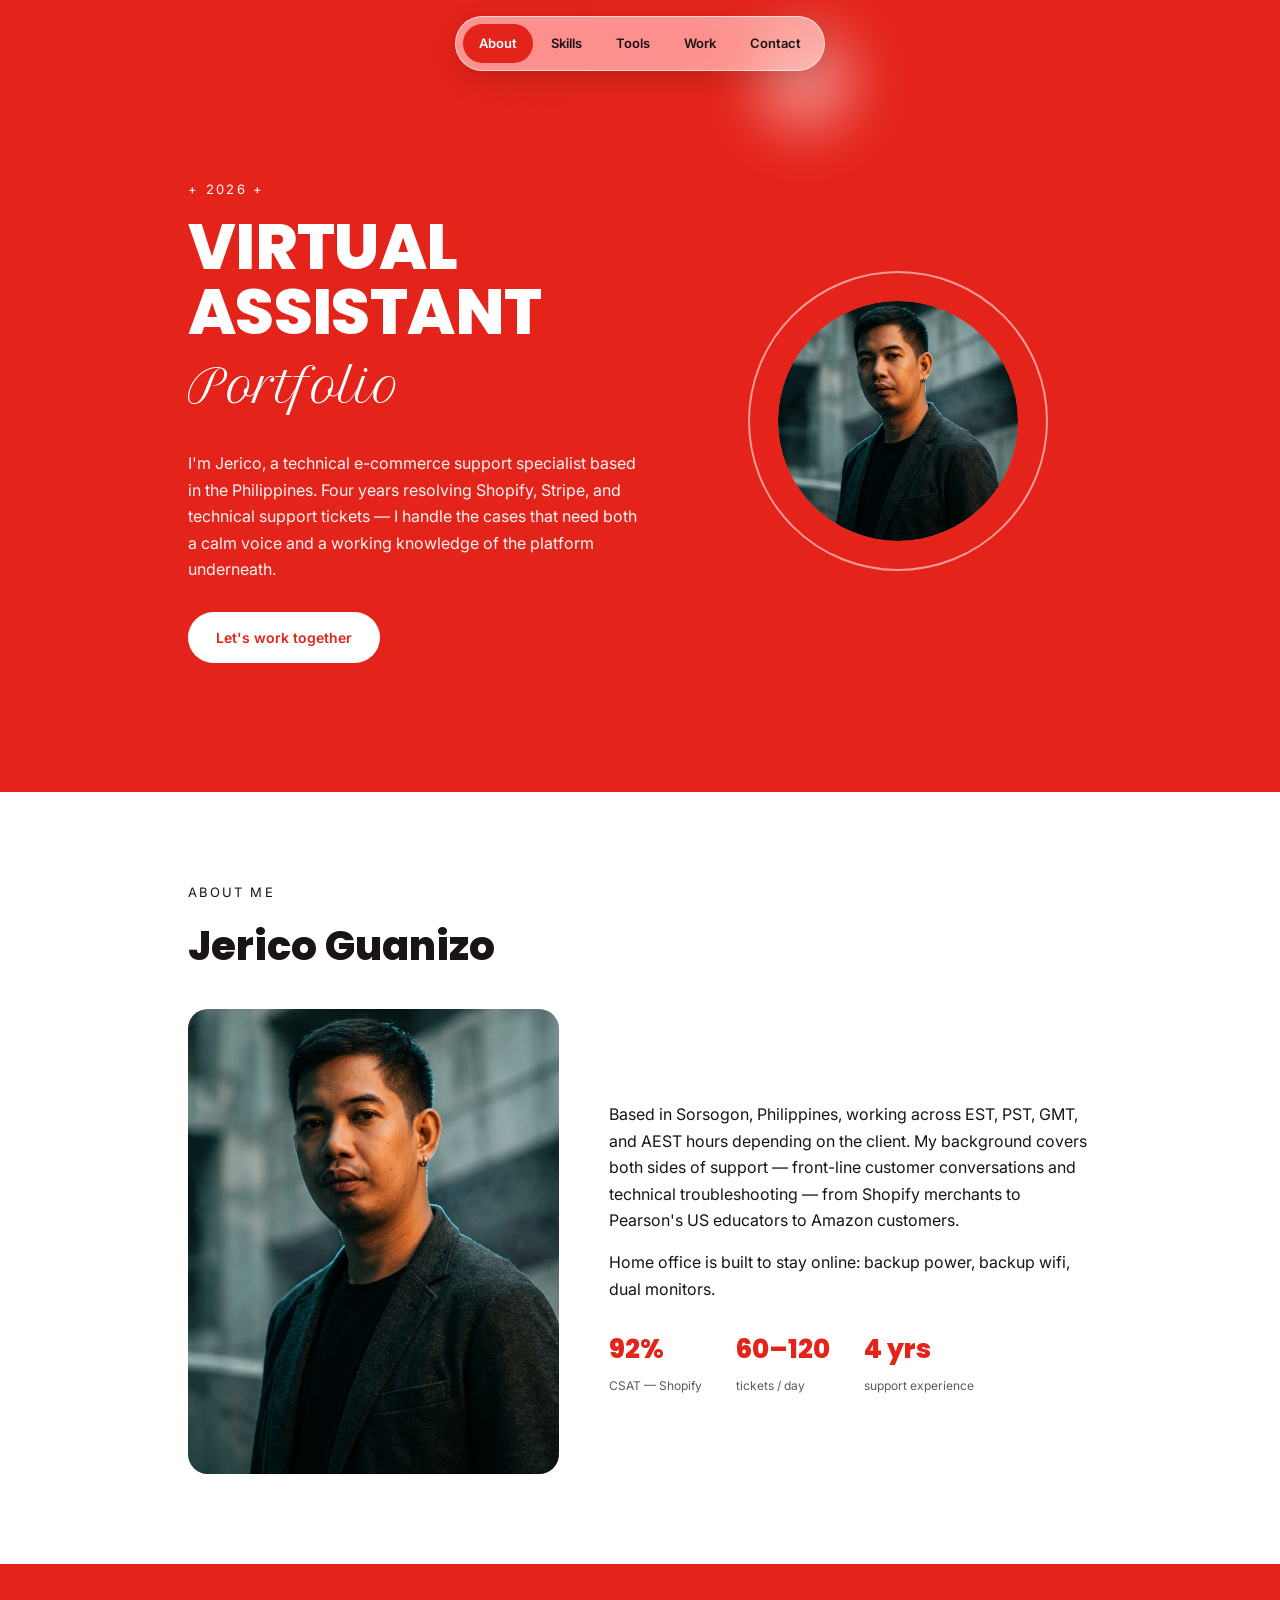
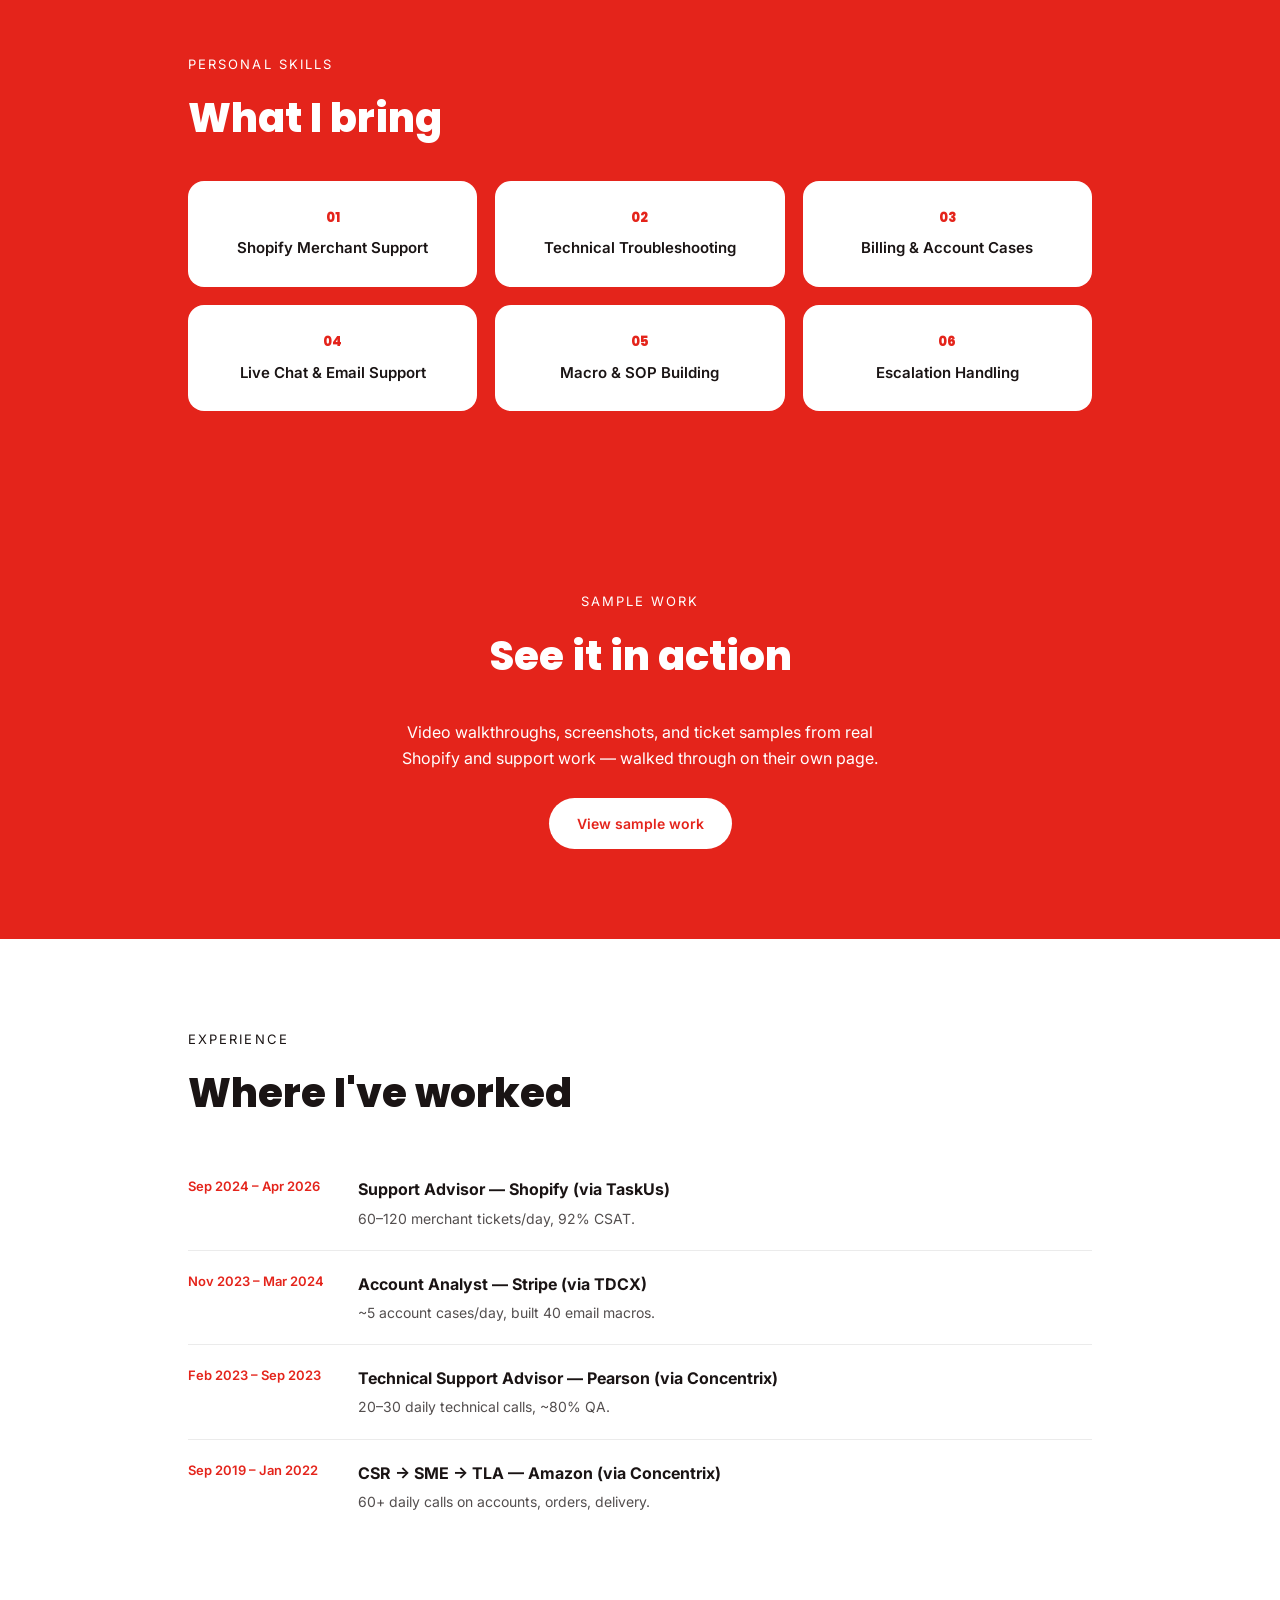
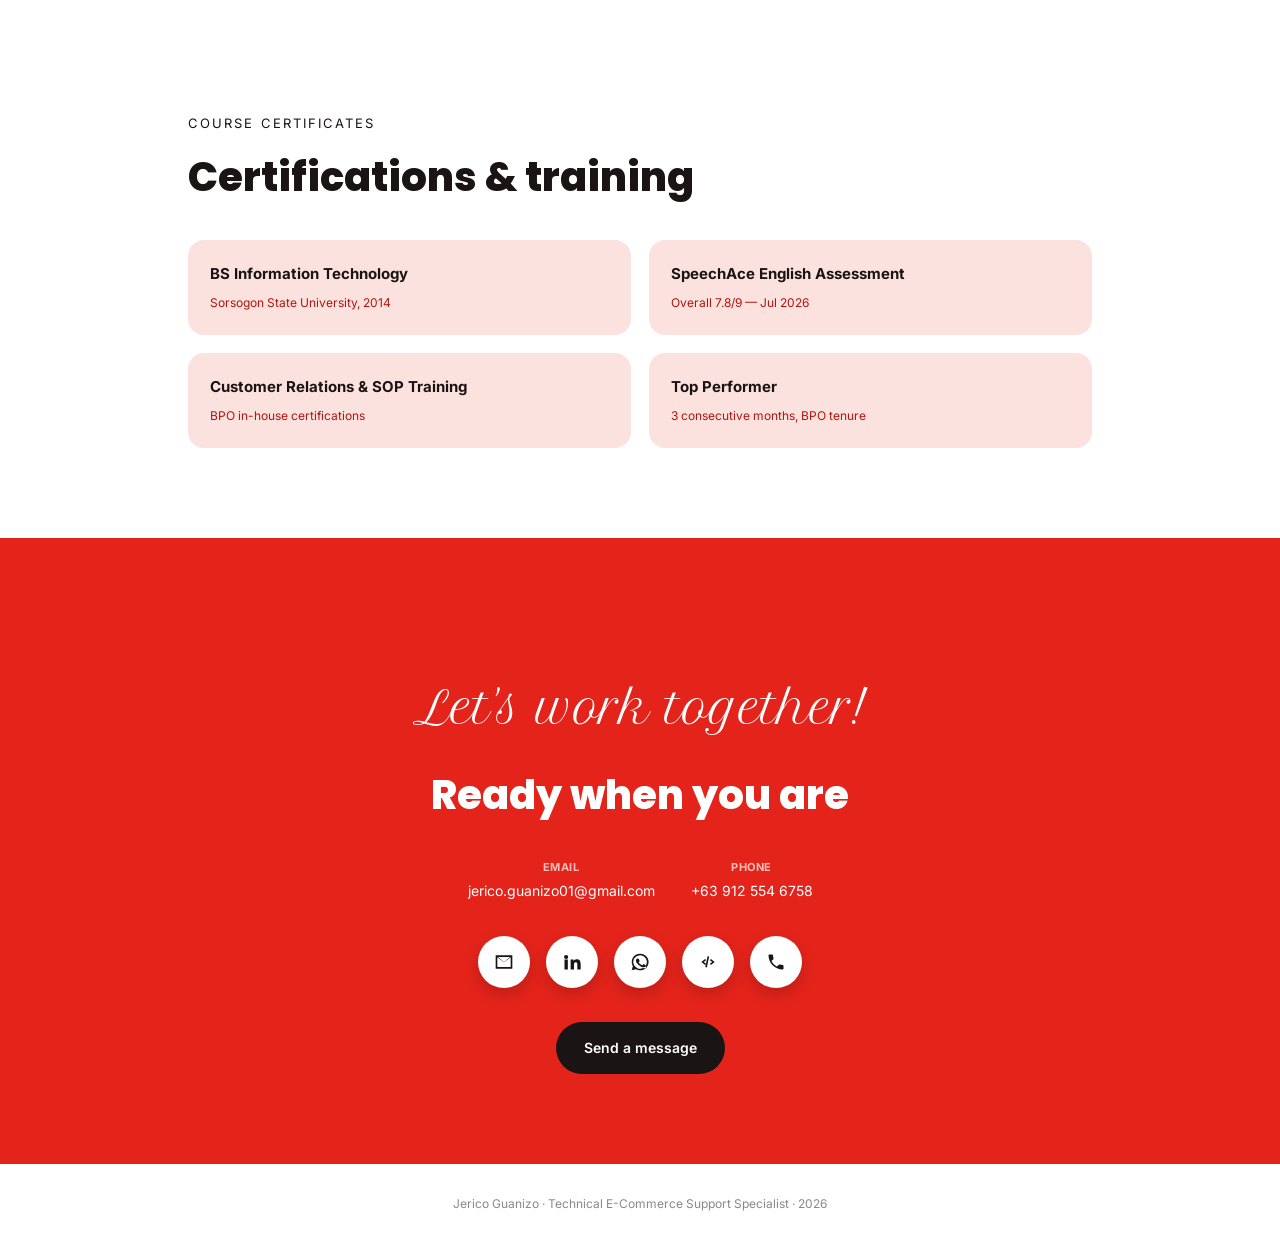
<file: index.html>
<!DOCTYPE html>
<html lang="en">
<head>
<meta charset="UTF-8">
<meta name="viewport" content="width=device-width, initial-scale=1.0">
<title>Jerico Guanizo — Technical E-Commerce Support Specialist</title>
<link rel="preconnect" href="https://fonts.googleapis.com">
<link href="https://fonts.googleapis.com/css2?family=Poppins:wght@400;500;600;700;800&family=Petit+Formal+Script&family=Inter:wght@400;500;600&display=swap" rel="stylesheet">
<link rel="stylesheet" href="css/style.css">
</head>
<body>

<nav class="liquid-nav" id="liquidNav">
  <div class="nav-blobs" aria-hidden="true">
    <span class="blob blob-a"></span>
    <span class="blob blob-b"></span>
  </div>
  <div class="nav-inner">
    <a href="index.html#about" data-section="about">About</a>
    <a href="index.html#skills" data-section="skills">Skills</a>
    <a href="work.html#tools">Tools</a>
    <a href="work.html">Work</a>
    <a href="index.html#contact" data-section="contact">Contact</a>
  </div>
</nav>

<header class="hero on-red">
  <div class="wrap hero-grid">
    <div>
      <p class="eyebrow reveal in">+ 2026 +</p>
      <h1 class="display reveal in d1">VIRTUAL ASSISTANT</h1>
      <p class="script-line reveal in d2">Portfolio</p>
      <p class="lede reveal in d3">I'm Jerico, a technical e-commerce support specialist based in the Philippines. Four years resolving Shopify, Stripe, and technical support tickets — I handle the cases that need both a calm voice and a working knowledge of the platform underneath.</p>
      <a class="btn light reveal in d3" href="#contact">Let's work together</a>
    </div>
    <div class="photo-ring reveal in d2">
      <div class="photo-inner">
        <img src="images/profile.png" alt="Jerico Guanizo" onerror="this.style.display='none'; this.nextElementSibling.style.display='flex';">
        <span class="photo-fallback">PHOTO<br>PLACEHOLDER</span>
      </div>
    </div>
  </div>
</header>

<section class="on-white" id="about">
  <div class="wrap">
    <p class="kicker reveal">about me</p>
    <h2 class="section-title reveal">Jerico Guanizo</h2>
    <div class="about-grid">
      <div class="about-photo reveal">
        <img src="images/profile.png" alt="Jerico Guanizo" onerror="this.style.display='none'; this.nextElementSibling.style.display='flex';">
        <span class="photo-fallback">PHOTO<br>PLACEHOLDER</span>
      </div>
      <div class="reveal d1">
        <p>Based in Sorsogon, Philippines, working across EST, PST, GMT, and AEST hours depending on the client. My background covers both sides of support — front-line customer conversations and technical troubleshooting — from Shopify merchants to Pearson's US educators to Amazon customers.</p>
        <p>Home office is built to stay online: backup power, backup wifi, dual monitors.</p>
        <div class="metrics-row">
          <div class="metric"><b>92%</b><span>CSAT — Shopify</span></div>
          <div class="metric"><b>60–120</b><span>tickets / day</span></div>
          <div class="metric"><b>4 yrs</b><span>support experience</span></div>
        </div>
      </div>
    </div>
  </div>
</section>

<section class="on-red" id="skills">
  <div class="wrap">
    <p class="kicker reveal">personal skills</p>
    <h2 class="section-title reveal">What I bring</h2>
    <div class="skill-grid">
      <div class="skill-card reveal"><div class="n">01</div><div class="t">Shopify Merchant Support</div></div>
      <div class="skill-card reveal d1"><div class="n">02</div><div class="t">Technical Troubleshooting</div></div>
      <div class="skill-card reveal d2"><div class="n">03</div><div class="t">Billing &amp; Account Cases</div></div>
      <div class="skill-card reveal"><div class="n">04</div><div class="t">Live Chat &amp; Email Support</div></div>
      <div class="skill-card reveal d1"><div class="n">05</div><div class="t">Macro &amp; SOP Building</div></div>
      <div class="skill-card reveal d2"><div class="n">06</div><div class="t">Escalation Handling</div></div>
    </div>
  </div>
</section>

<section class="on-red" id="samples-teaser">
  <div class="wrap" style="text-align:center;">
    <p class="kicker reveal">sample work</p>
    <h2 class="section-title reveal">See it in action</h2>
    <p class="lede reveal d1" style="margin:0 auto 26px; max-width:520px;">Video walkthroughs, screenshots, and ticket samples from real Shopify and support work — walked through on their own page.</p>
    <a class="btn light reveal d2" href="work.html">View sample work</a>
  </div>
</section>

<section class="on-white" id="experience">
  <div class="wrap">
    <p class="kicker reveal">experience</p>
    <h2 class="section-title reveal">Where I've worked</h2>
    <div class="tl-item reveal">
      <div class="tl-date">Sep 2024 – Apr 2026</div>
      <div><p class="tl-role">Support Advisor — Shopify (via TaskUs)</p><p class="tl-desc">60–120 merchant tickets/day, 92% CSAT.</p></div>
    </div>
    <div class="tl-item reveal d1">
      <div class="tl-date">Nov 2023 – Mar 2024</div>
      <div><p class="tl-role">Account Analyst — Stripe (via TDCX)</p><p class="tl-desc">~5 account cases/day, built 40 email macros.</p></div>
    </div>
    <div class="tl-item reveal d2">
      <div class="tl-date">Feb 2023 – Sep 2023</div>
      <div><p class="tl-role">Technical Support Advisor — Pearson (via Concentrix)</p><p class="tl-desc">20–30 daily technical calls, ~80% QA.</p></div>
    </div>
    <div class="tl-item reveal d3">
      <div class="tl-date">Sep 2019 – Jan 2022</div>
      <div><p class="tl-role">CSR → SME → TLA — Amazon (via Concentrix)</p><p class="tl-desc">60+ daily calls on accounts, orders, delivery.</p></div>
    </div>
  </div>
</section>

<section class="on-white" id="certs">
  <div class="wrap">
    <p class="kicker reveal">course certificates</p>
    <h2 class="section-title reveal">Certifications &amp; training</h2>
    <div class="cert-grid">
      <div class="cert reveal"><h3>BS Information Technology</h3><p>Sorsogon State University, 2014</p></div>
      <div class="cert reveal d1"><h3>SpeechAce English Assessment</h3><p>Overall 7.8/9 — Jul 2026</p></div>
      <div class="cert reveal d2"><h3>Customer Relations &amp; SOP Training</h3><p>BPO in-house certifications</p></div>
      <div class="cert reveal d3"><h3>Top Performer</h3><p>3 consecutive months, BPO tenure</p></div>
    </div>
  </div>
</section>

<section class="on-red" id="contact">
  <div class="wrap contact-inner">
    <p class="script script-line reveal" style="color:var(--white);">Let's work together!</p>
    <h2 class="section-title reveal d1">Ready when you are</h2>
    <div class="contact-fields reveal d2">
      <div><b>EMAIL</b>jerico.guanizo01@gmail.com</div>
      <div><b>PHONE</b>+63 912 554 6758</div>
    </div>

    <div class="dock reveal d3">
      <a class="dock-item" style="--brand:#E4241B;" href="mailto:jerico.guanizo01@gmail.com" data-tip="Email">
        <svg viewBox="0 0 24 24"><path d="M2 4h20v16H2V4zm2 2.4V18h16V6.4l-8 6-8-6zm.8-.4L12 12l7.2-6H4.8z"/></svg>
      </a>
      <a class="dock-item" style="--brand:#0A66C2;" href="https://linkedin.com/in/jerico-guanizo2419" target="_blank" rel="noopener" data-tip="LinkedIn">
        <svg viewBox="0 0 24 24"><path d="M4.98 3.5a2.5 2.5 0 11-.02 5 2.5 2.5 0 01.02-5zM3 9h4v12H3V9zm7 0h3.8v1.7h.05c.53-1 1.83-2 3.77-2 4.03 0 4.78 2.6 4.78 6v6.3h-4v-5.6c0-1.34-.02-3.06-1.87-3.06-1.87 0-2.16 1.46-2.16 2.97V21h-4V9z"/></svg>
      </a>
      <a class="dock-item" style="--brand:#25D366;" href="https://wa.me/69125546758" target="_blank" rel="noopener" data-tip="WhatsApp">
        <svg viewBox="0 0 24 24"><path d="M12 2a10 10 0 00-8.6 15L2 22l5.2-1.4A10 10 0 1012 2zm0 1.8a8.2 8.2 0 016.9 12.6l-.2.4.9 3.2-3.3-.9-.4.2A8.2 8.2 0 1112 3.8zm-3.2 4c-.2 0-.5.05-.7.3-.25.3-1 1-1 2.3s1 2.7 1.2 2.9c.15.2 2 3.1 5 4.3 2.5 1 3 .8 3.5.75.5-.05 1.6-.65 1.85-1.3.25-.65.25-1.2.17-1.3-.08-.1-.25-.17-.5-.3-.28-.13-1.6-.8-1.85-.9-.25-.1-.42-.13-.6.13-.18.28-.68.9-.85 1.08-.15.18-.3.2-.58.08-.28-.13-1.18-.43-2.24-1.38-.83-.73-1.38-1.65-1.55-1.93-.15-.28-.02-.43.12-.56.13-.13.28-.33.42-.5.13-.17.18-.28.28-.48.08-.2.05-.37-.02-.5-.08-.13-.6-1.5-.83-2.05-.2-.53-.42-.45-.6-.45h-.5z"/></svg>
      </a>
      <a class="dock-item" style="--brand:#1A1414;" href="https://cong-shop.github.io/Customer-Service-Portfolio/" target="_blank" rel="noopener" data-tip="Portfolio">
        <svg viewBox="0 0 24 24"><path d="M8.5 8.5L4 12l4.5 3.5L9.7 14 6.9 12l2.8-2 -1.2-1.5zm7 0l-1.2 1.5 2.8 2-2.8 2 1.2 1.5L20 12l-4.5-3.5zM13.4 5.5l-2.8 13-1.9-.4 2.8-13z"/></svg>
      </a>
      <a class="dock-item" style="--brand:#B31510;" href="tel:+63915546758" data-tip="Call">
        <svg viewBox="0 0 24 24"><path d="M6.6 10.8c1.4 2.8 3.8 5.1 6.6 6.6l2.2-2.2c.3-.3.7-.4 1-.2 1.1.4 2.3.6 3.6.6.6 0 1 .4 1 1V20c0 .6-.4 1-1 1C10.6 21 3 13.4 3 4c0-.6.4-1 1-1h3.4c.6 0 1 .4 1 1 0 1.3.2 2.5.6 3.6.1.4 0 .8-.2 1L6.6 10.8z"/></svg>
      </a>
    </div>

    <a class="btn dark reveal d3" href="mailto:jerico.guanizo01@gmail.com">Send a message</a>
  </div>
</section>

<footer class="on-white">Jerico Guanizo · Technical E-Commerce Support Specialist · 2026</footer>

<script src="js/script.js"></script>

</body>
</html>
</file>
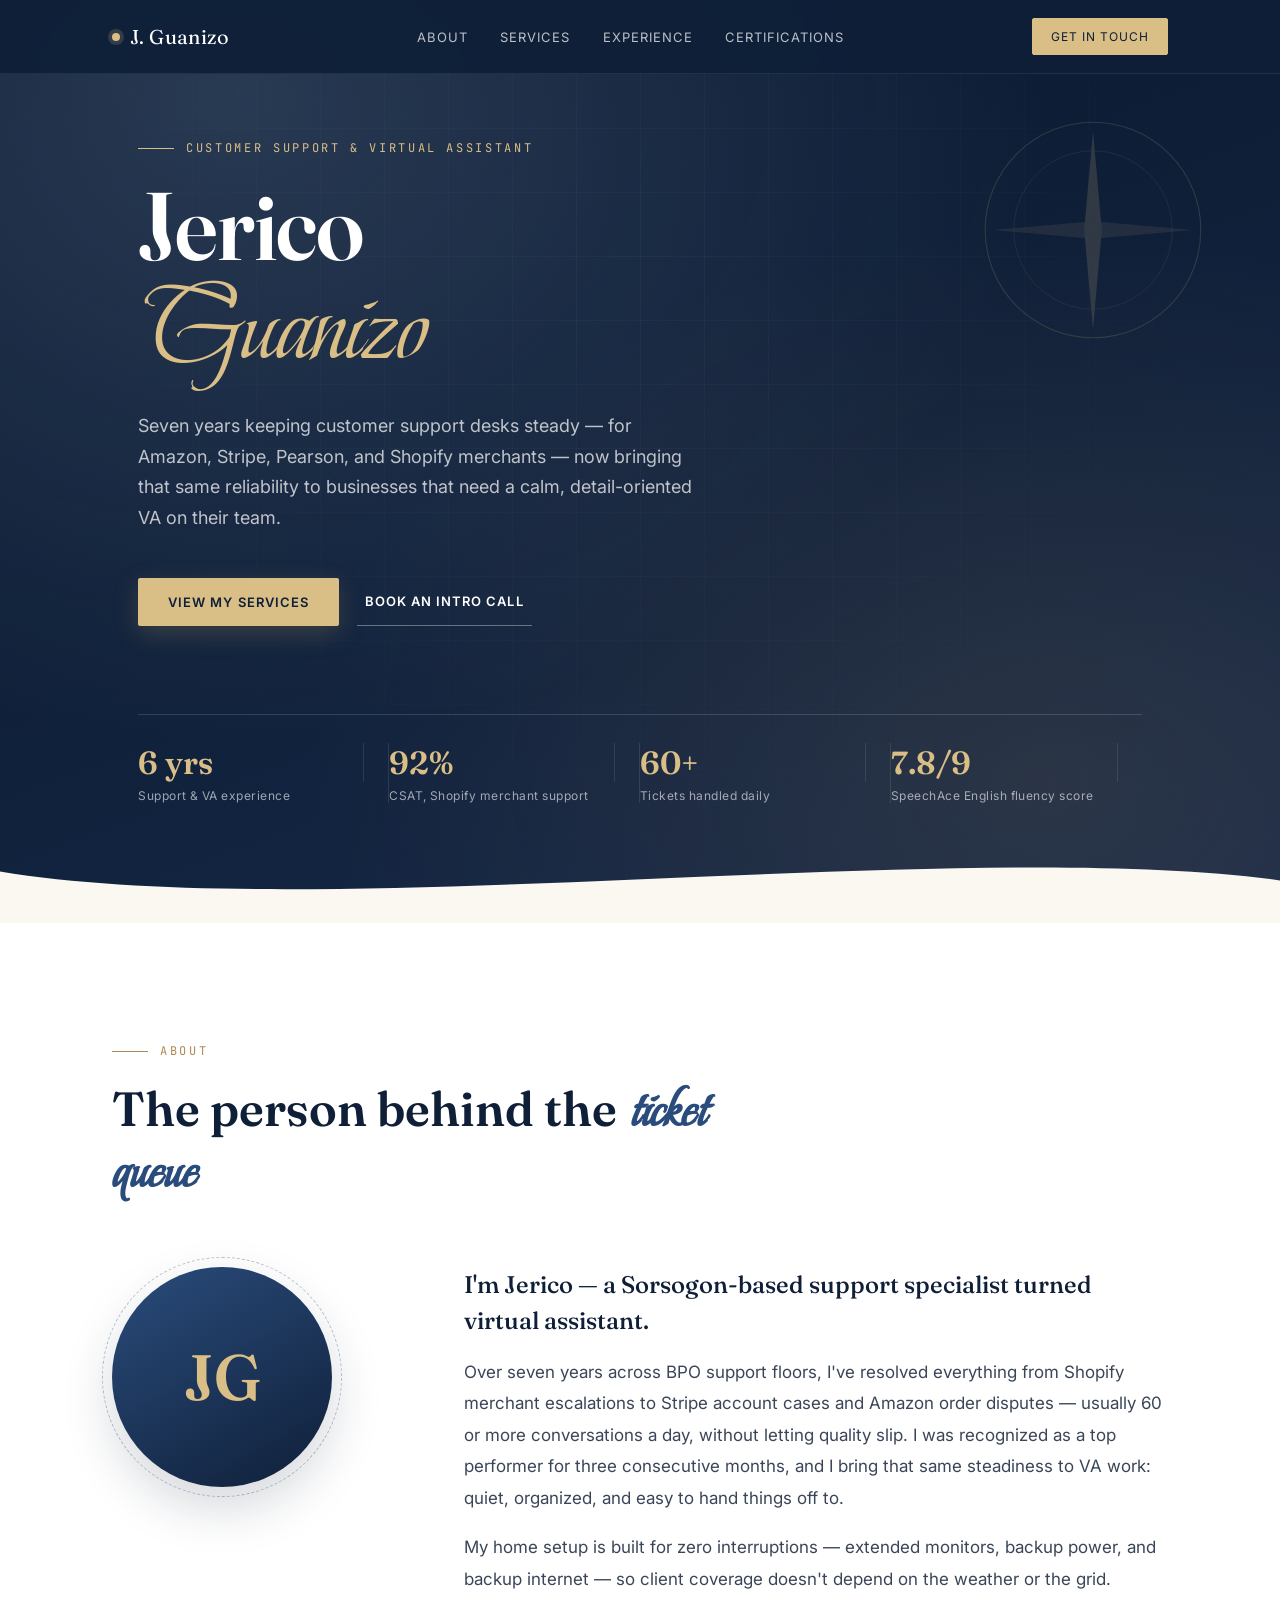
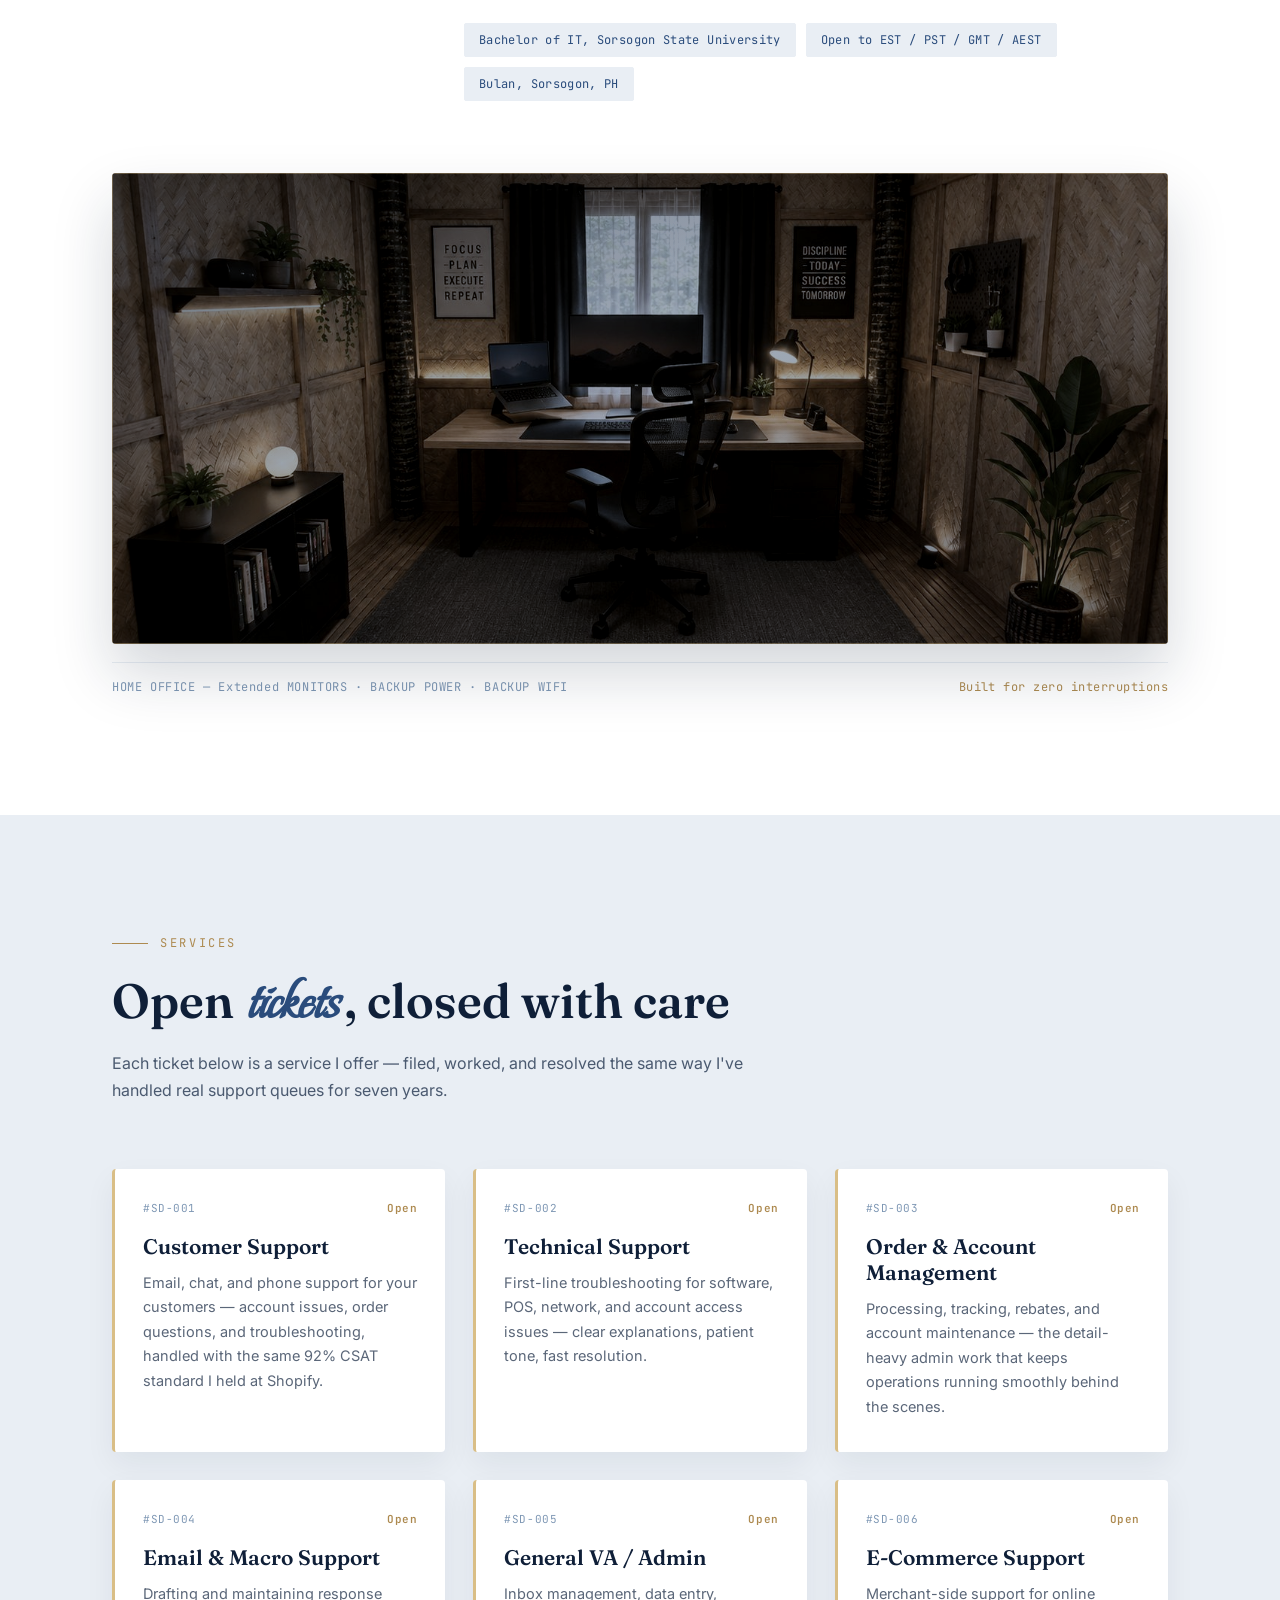
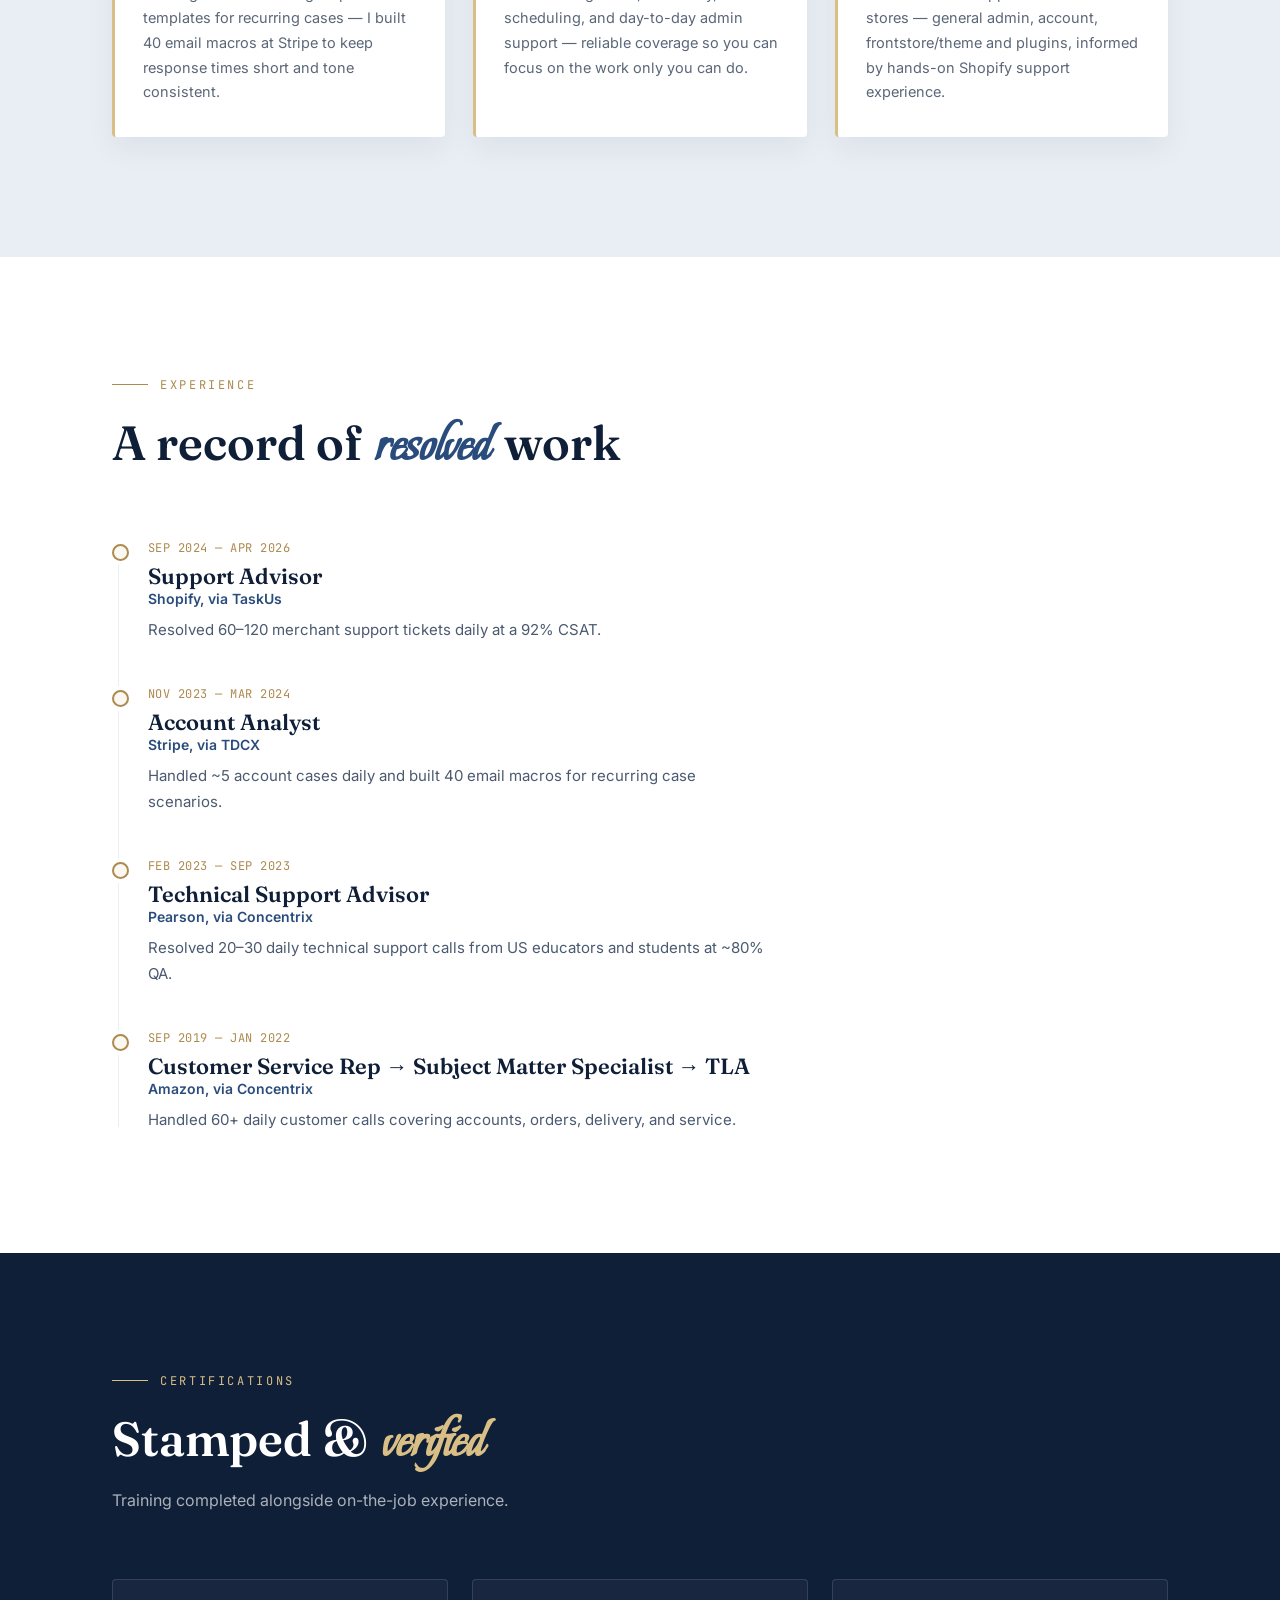
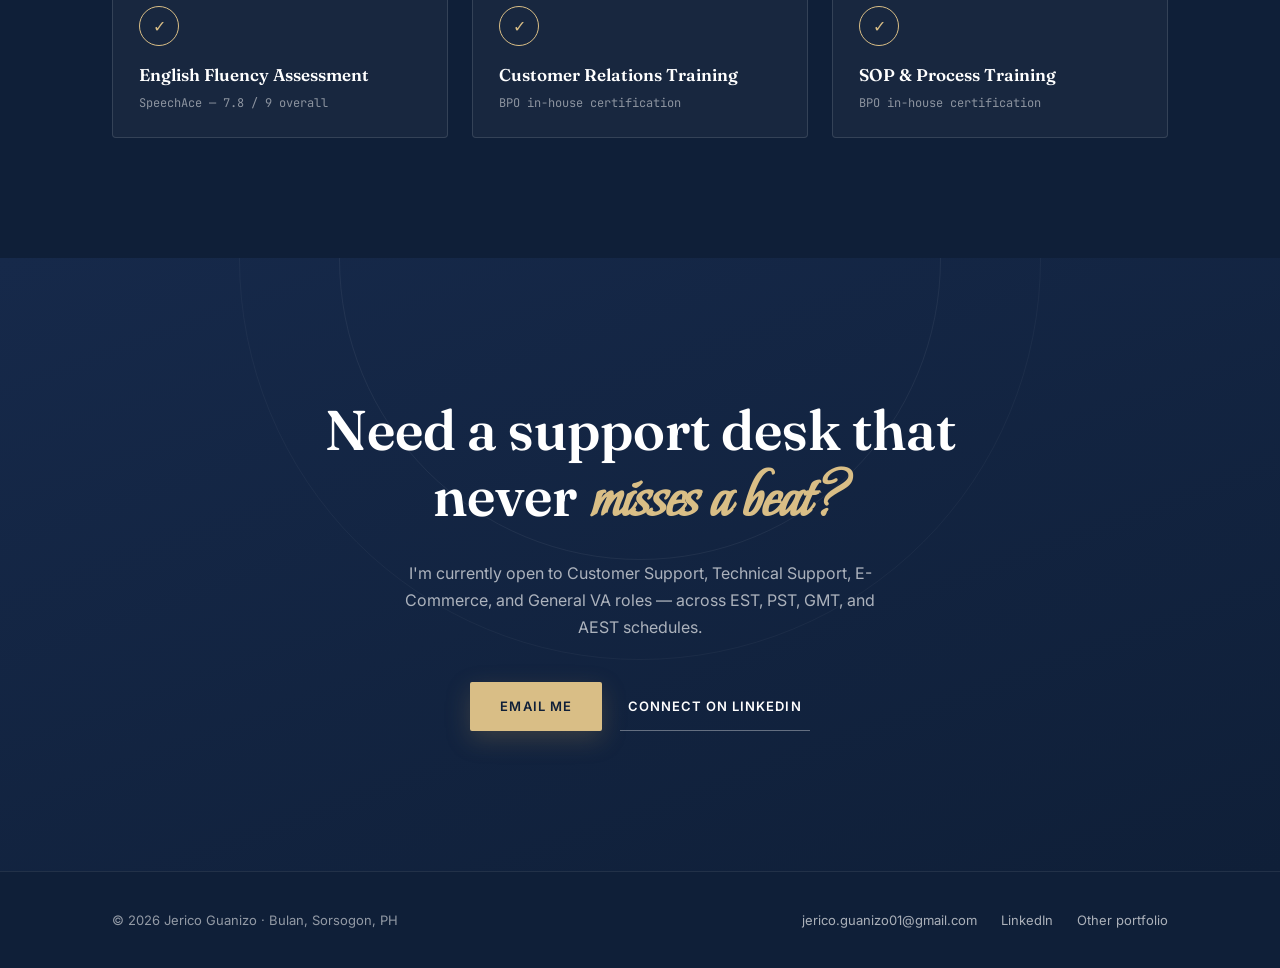
<file: jerico-va-portfolio.html>
<!DOCTYPE html>
<html lang="en">
<head>
<meta charset="UTF-8">
<meta name="viewport" content="width=device-width, initial-scale=1.0">
<title>Jerico Guanizo — Customer Support &amp; Virtual Assistant</title>
<link rel="preconnect" href="https://fonts.googleapis.com">
<link rel="preconnect" href="https://fonts.gstatic.com" crossorigin>
<link href="https://fonts.googleapis.com/css2?family=Fraunces:ital,opsz,wght@0,9..144,400;0,9..144,500;0,9..144,600;0,9..144,700;1,9..144,500&family=Beau+Rivage&family=Inter:wght@400;500;600;700&family=JetBrains+Mono:wght@400;500&display=swap" rel="stylesheet">
<style>
  :root{
    --ink:#0F1F38;
    --cobalt:#2A4C7C;
    --dusty:#7E97B4;
    --mist:#E9EEF4;
    --paper:#FBF8F2;
    --brass:#AD8A50;
    --brass-light:#D9BE86;
    --white:#FFFFFF;
    --serif: 'Fraunces', serif;
    --script: 'Beau Rivage', cursive;
    --sans: 'Inter', sans-serif;
    --mono: 'JetBrains Mono', monospace;
  }

  *{margin:0;padding:0;box-sizing:border-box;}
  html{scroll-behavior:smooth;}
  body{
    font-family:var(--sans);
    background:var(--paper);
    color:var(--ink);
    overflow-x:hidden;
  }
  @media (prefers-reduced-motion: reduce){
    html{scroll-behavior:auto;}
    *{animation-duration:0.01ms !important; transition-duration:0.01ms !important;}
  }

  a{color:inherit;}
  img{max-width:100%;display:block;}

  .wrap{max-width:1120px;margin:0 auto;padding:0 32px;}

  /* ---------- reveal on scroll ---------- */
  .reveal{opacity:0; transform:translateY(24px); transition:opacity .8s ease, transform .8s ease;}
  .reveal.in{opacity:1; transform:translateY(0);}

  /* ---------- nav ---------- */
  header.site{
    position:fixed; top:0; left:0; right:0; z-index:50;
    background:rgba(15,31,56,0.92);
    backdrop-filter:blur(6px);
    border-bottom:1px solid rgba(255,255,255,0.08);
  }
  .nav-inner{
    max-width:1120px; margin:0 auto; padding:18px 32px;
    display:flex; align-items:center; justify-content:space-between;
  }
  .nav-mark{
    font-family:var(--serif); font-size:20px; color:var(--white); letter-spacing:.02em;
    display:flex; align-items:center; gap:10px;
  }
  .nav-mark .dot{
    width:8px;height:8px;border-radius:50%;background:var(--brass-light);
    box-shadow:0 0 0 4px rgba(217,190,134,0.18);
  }
  nav.links{display:flex; gap:32px; font-size:13px; letter-spacing:.08em; text-transform:uppercase;}
  nav.links a{color:rgba(255,255,255,0.72); text-decoration:none; transition:color .25s ease; position:relative;}
  nav.links a:hover, nav.links a:focus-visible{color:var(--white);}
  nav.links a::after{
    content:''; position:absolute; left:0; bottom:-6px; width:0; height:1px; background:var(--brass-light);
    transition:width .3s ease;
  }
  nav.links a:hover::after{width:100%;}
  .nav-cta{
    font-size:12px; letter-spacing:.08em; text-transform:uppercase; color:var(--ink);
    background:var(--brass-light); padding:10px 18px; border-radius:2px; text-decoration:none;
    border:1px solid var(--brass-light); transition:background .25s ease, color .25s ease;
  }
  .nav-cta:hover{background:transparent; color:var(--white);}
  .nav-toggle{display:none;}

  /* ---------- hero ---------- */
  .hero{
    position:relative;
    min-height:100vh;
    background:
      radial-gradient(ellipse at 18% 10%, rgba(126,151,180,0.25), transparent 55%),
      radial-gradient(ellipse at 82% 85%, rgba(173,138,80,0.15), transparent 50%),
      linear-gradient(160deg, #0B1830 0%, var(--ink) 45%, #16294A 100%);
    color:var(--white);
    display:flex; flex-direction:column; justify-content:center;
    padding:140px 0 120px;
    overflow:hidden;
  }
  .hero::before{
    content:'';
    position:absolute; inset:0;
    background-image:
      linear-gradient(rgba(255,255,255,0.035) 1px, transparent 1px),
      linear-gradient(90deg, rgba(255,255,255,0.035) 1px, transparent 1px);
    background-size:64px 64px;
    mask-image:radial-gradient(ellipse at 50% 30%, black, transparent 75%);
    pointer-events:none;
  }
  .compass{
    position:absolute; top:120px; right:6%; width:220px; height:220px;
    opacity:0.16;
    animation:spin 90s linear infinite;
  }
  @keyframes spin{ to{ transform:rotate(360deg); } }

  .eyebrow{
    font-family:var(--mono); font-size:12px; letter-spacing:.22em; text-transform:uppercase;
    color:var(--brass-light); margin-bottom:22px;
    display:flex; align-items:center; gap:12px;
  }
  .eyebrow .line{width:36px;height:1px;background:var(--brass-light);}

  h1.display{
    font-family:var(--serif);
    font-weight:600;
    font-size:clamp(48px, 8vw, 96px);
    line-height:0.98;
    letter-spacing:-0.01em;
  }
  h1.display .script{
    font-family:var(--script);
    font-weight:400;
    font-size:1.18em;
    color:var(--brass-light);
    display:inline-block;
    padding:0 6px;
  }
  .hero-sub{
    max-width:560px; margin-top:28px;
    font-size:18px; line-height:1.7; color:rgba(255,255,255,0.72); font-weight:400;
  }
  .hero-actions{margin-top:44px; display:flex; gap:18px; flex-wrap:wrap; align-items:center;}
  .btn-primary{
    font-family:var(--sans); font-size:13px; letter-spacing:.08em; text-transform:uppercase; font-weight:600;
    background:var(--brass-light); color:var(--ink); padding:16px 30px; text-decoration:none;
    border-radius:2px; transition:transform .25s ease, box-shadow .25s ease;
    box-shadow:0 8px 24px rgba(173,138,80,0.25);
  }
  .btn-primary:hover{transform:translateY(-2px); box-shadow:0 12px 28px rgba(173,138,80,0.35);}
  .btn-ghost{
    font-family:var(--sans); font-size:13px; letter-spacing:.08em; text-transform:uppercase; font-weight:600;
    color:var(--white); padding:16px 8px; text-decoration:none; border-bottom:1px solid rgba(255,255,255,0.35);
    transition:border-color .25s ease, opacity .25s ease;
  }
  .btn-ghost:hover{border-color:var(--brass-light); opacity:.85;}

  .hero-stats{
    margin-top:88px; display:grid; grid-template-columns:repeat(4,1fr); gap:0;
    border-top:1px solid rgba(255,255,255,0.14);
    padding-top:28px;
  }
  .hero-stats div{padding-right:24px; border-right:1px solid rgba(255,255,255,0.1);}
  .hero-stats div:last-child{border-right:none;}
  .hero-stats .num{font-family:var(--serif); font-size:32px; color:var(--brass-light); font-weight:600;}
  .hero-stats .label{font-size:12px; letter-spacing:.04em; color:rgba(255,255,255,0.6); margin-top:6px;}

  .wave-divider{position:absolute; bottom:-1px; left:0; width:100%; line-height:0;}
  .wave-divider svg{width:100%; height:auto; display:block;}

  /* ---------- section shell ---------- */
  section{padding:120px 0;}
  .section-head{max-width:640px; margin-bottom:64px;}
  .section-head .eyebrow{color:var(--brass);}
  .section-head .eyebrow .line{background:var(--brass);}
  h2.display{
    font-family:var(--serif); font-weight:600; font-size:clamp(32px,4vw,48px);
    color:var(--ink); line-height:1.1;
  }
  h2.display .script{font-family:var(--script); color:var(--cobalt); font-size:1.15em; padding:0 4px;}
  .section-head p{margin-top:16px; font-size:16px; line-height:1.7; color:#4B5A70;}

  /* ---------- about ---------- */
  .about{background:var(--white);}
  .about-grid{display:grid; grid-template-columns:280px 1fr; gap:72px; align-items:start;}
  .monogram{
    width:220px; height:220px; border-radius:50%;
    background:linear-gradient(150deg, var(--cobalt), var(--ink));
    display:flex; align-items:center; justify-content:center;
    font-family:var(--serif); font-size:64px; color:var(--brass-light); font-weight:600;
    box-shadow:0 20px 50px rgba(15,31,56,0.18);
    position:relative;
  }
  .monogram::after{
    content:''; position:absolute; inset:-10px; border-radius:50%;
    border:1px dashed rgba(42,76,124,0.35);
  }
  .about-body p{font-size:17px; line-height:1.85; color:#3A4658; margin-bottom:18px;}
  .about-body p:first-child{
    font-family:var(--serif); font-size:24px; line-height:1.5; color:var(--ink); font-weight:500;
  }
  .badge-row{display:flex; flex-wrap:wrap; gap:10px; margin-top:28px;}
  .badge{
    font-family:var(--mono); font-size:12px; letter-spacing:.03em;
    border:1px solid var(--mist); background:var(--mist); color:var(--cobalt);
    padding:8px 14px; border-radius:2px;
  }

  /* ---------- workspace photo ---------- */
  .workspace{margin-top:72px;}
  .workspace-frame{
    position:relative; border-radius:4px; overflow:hidden;
    box-shadow:0 30px 60px rgba(15,31,56,0.18);
  }
  .workspace-frame img{
    width:100%; height:auto; display:block;
    filter:grayscale(0.35) contrast(1.08) brightness(0.88) saturate(0.9);
  }
  .workspace-frame::after{
    content:'';
    position:absolute; inset:0;
    background:linear-gradient(155deg, rgba(15,31,56,0.62) 0%, rgba(42,76,124,0.32) 45%, rgba(15,31,56,0.55) 100%);
    mix-blend-mode:multiply;
  }
  .workspace-frame::before{
    content:'';
    position:absolute; inset:0; z-index:2; pointer-events:none;
    border:1px solid rgba(217,190,134,0.35);
  }
  .workspace-caption{
    display:flex; justify-content:space-between; align-items:baseline; flex-wrap:wrap; gap:12px;
    margin-top:18px; padding-top:16px; border-top:1px solid var(--mist);
  }
  .workspace-caption .label{
    font-family:var(--mono); font-size:12px; letter-spacing:.05em; color:var(--dusty);
  }
  .workspace-caption .tag{
    font-family:var(--mono); font-size:12px; letter-spacing:.04em; color:var(--brass);
  }

  /* ---------- services (ticket cards) ---------- */
  .services{background:var(--mist);}
  .ticket-grid{display:grid; grid-template-columns:repeat(3,1fr); gap:28px;}
  .ticket{
    background:var(--white); border-radius:4px; padding:32px 28px;
    position:relative; box-shadow:0 12px 30px rgba(15,31,56,0.06);
    transition:transform .35s ease, box-shadow .35s ease;
    border-left:3px solid var(--brass-light);
  }
  .ticket:hover{transform:translateY(-6px); box-shadow:0 22px 40px rgba(15,31,56,0.12);}
  .ticket-id{
    font-family:var(--mono); font-size:11px; letter-spacing:.05em; color:var(--dusty); margin-bottom:18px;
    display:flex; justify-content:space-between; align-items:center;
  }
  .ticket-id .status{color:var(--brass); font-weight:600;}
  .ticket h3{font-family:var(--serif); font-size:21px; color:var(--ink); font-weight:600; margin-bottom:12px;}
  .ticket p{font-size:14.5px; line-height:1.7; color:#5B6779;}
  .perf{
    position:absolute; left:0; top:20px; bottom:20px; width:1px;
    background-image:linear-gradient(var(--mist) 50%, transparent 0%);
    background-size:1px 8px; background-repeat:repeat-y; display:none;
  }

  /* ---------- experience timeline ---------- */
  .experience{background:var(--white);}
  .timeline{position:relative; padding-left:36px;}
  .timeline::before{content:''; position:absolute; left:6px; top:6px; bottom:6px; width:1px; background:var(--mist);}
  .tl-item{position:relative; padding-bottom:44px;}
  .tl-item:last-child{padding-bottom:0;}
  .tl-item::before{
    content:''; position:absolute; left:-36px; top:4px; width:13px; height:13px; border-radius:50%;
    background:var(--paper); border:2px solid var(--brass); box-shadow:0 0 0 4px var(--white);
  }
  .tl-date{font-family:var(--mono); font-size:12px; color:var(--brass); letter-spacing:.04em; margin-bottom:6px;}
  .tl-role{font-family:var(--serif); font-size:22px; font-weight:600; color:var(--ink);}
  .tl-co{font-size:14px; color:var(--cobalt); margin-bottom:10px; font-weight:600;}
  .tl-desc{font-size:15px; color:#4B5A70; line-height:1.7; max-width:620px;}

  /* ---------- certifications ---------- */
  .certs{background:var(--ink); color:var(--white);}
  .certs .section-head .eyebrow{color:var(--brass-light);}
  .certs .section-head .eyebrow .line{background:var(--brass-light);}
  .certs .section-head p{color:rgba(255,255,255,0.65);}
  .certs h2.display{color:var(--white);}
  .certs h2.display .script{color:var(--brass-light);}
  .cert-grid{display:grid; grid-template-columns:repeat(3,1fr); gap:24px;}
  .cert-card{
    background:rgba(255,255,255,0.04); border:1px solid rgba(255,255,255,0.12);
    border-radius:4px; padding:26px; position:relative; transition:border-color .3s ease, background .3s ease;
  }
  .cert-card:hover{border-color:var(--brass-light); background:rgba(255,255,255,0.07);}
  .seal{
    width:40px; height:40px; border-radius:50%; border:1.5px solid var(--brass-light);
    display:flex; align-items:center; justify-content:center; margin-bottom:18px;
    font-family:var(--serif); font-size:16px; color:var(--brass-light);
  }
  .cert-card h4{font-family:var(--serif); font-size:17px; font-weight:600; margin-bottom:6px;}
  .cert-card span{font-family:var(--mono); font-size:12px; color:rgba(255,255,255,0.5);}

  /* ---------- CTA / footer ---------- */
  .cta{
    background:linear-gradient(160deg, #16294A, var(--ink));
    color:var(--white); text-align:center; padding:140px 0;
    position:relative; overflow:hidden;
  }
  .cta::before{
    content:''; position:absolute; width:600px; height:600px; border-radius:50%;
    border:1px solid rgba(255,255,255,0.06); top:-300px; left:50%; transform:translateX(-50%);
  }
  .cta::after{
    content:''; position:absolute; width:800px; height:800px; border-radius:50%;
    border:1px solid rgba(255,255,255,0.04); top:-400px; left:50%; transform:translateX(-50%);
  }
  .cta h2{font-family:var(--serif); font-size:clamp(34px,5vw,56px); font-weight:600; max-width:680px; margin:0 auto 24px; line-height:1.15; position:relative;}
  .cta h2 .script{font-family:var(--script); color:var(--brass-light); font-size:1.15em; padding:0 4px;}
  .cta p{color:rgba(255,255,255,0.65); max-width:480px; margin:0 auto 40px; font-size:16px; line-height:1.7; position:relative;}
  .cta-actions{display:flex; gap:18px; justify-content:center; flex-wrap:wrap; position:relative;}

  footer{background:var(--ink); color:rgba(255,255,255,0.55); padding:40px 0; border-top:1px solid rgba(255,255,255,0.08);}
  .footer-inner{display:flex; justify-content:space-between; align-items:center; flex-wrap:wrap; gap:16px; font-size:13px;}
  .footer-inner a{text-decoration:none; color:rgba(255,255,255,0.65); transition:color .25s ease;}
  .footer-inner a:hover{color:var(--brass-light);}
  .footer-links{display:flex; gap:24px; flex-wrap:wrap;}

  /* ---------- responsive ---------- */
  @media (max-width:860px){
    nav.links{display:none;}
    .about-grid{grid-template-columns:1fr; gap:36px;}
    .monogram{width:160px; height:160px; font-size:48px;}
    .ticket-grid{grid-template-columns:1fr;}
    .cert-grid{grid-template-columns:1fr;}
    .hero-stats{grid-template-columns:repeat(2,1fr); row-gap:24px;}
    section{padding:80px 0;}
    .compass{width:140px; height:140px; top:80px;}
  }
</style>
</head>
<body>

<header class="site">
  <div class="nav-inner">
    <div class="nav-mark"><span class="dot"></span>J. Guanizo</div>
    <nav class="links">
      <a href="#about">About</a>
      <a href="#services">Services</a>
      <a href="#experience">Experience</a>
      <a href="#certifications">Certifications</a>
    </nav>
    <a class="nav-cta" href="#contact">Get in touch</a>
  </div>
</header>

<section class="hero">
  <svg class="compass" viewBox="0 0 200 200" fill="none" xmlns="http://www.w3.org/2000/svg">
    <circle cx="100" cy="100" r="98" stroke="#D9BE86" stroke-width="1"/>
    <circle cx="100" cy="100" r="72" stroke="#D9BE86" stroke-width="0.5"/>
    <path d="M100 10 L108 100 L100 190 L92 100 Z" fill="#D9BE86"/>
    <path d="M10 100 L100 108 L190 100 L100 92 Z" fill="#D9BE86" opacity="0.6"/>
    <circle cx="100" cy="100" r="4" fill="#D9BE86"/>
  </svg>

  <div class="wrap" style="position:relative;">
    <div class="eyebrow reveal in"><span class="line"></span>CUSTOMER SUPPORT &amp; VIRTUAL ASSISTANT</div>
    <h1 class="display reveal in">Jerico<br><span class="script">Guanizo</span></h1>
    <p class="hero-sub reveal in">Seven years keeping customer support desks steady — for Amazon, Stripe, Pearson, and Shopify merchants — now bringing that same reliability to businesses that need a calm, detail-oriented VA on their team.</p>
    <div class="hero-actions reveal in">
      <a class="btn-primary" href="#services">View my services</a>
      <a class="btn-ghost" href="#contact">Book an intro call</a>
    </div>

    <div class="hero-stats reveal in">
      <div><div class="num">6 yrs</div><div class="label">Support &amp; VA experience</div></div>
      <div><div class="num">92%</div><div class="label">CSAT, Shopify merchant support</div></div>
      <div><div class="num">60+</div><div class="label">Tickets handled daily</div></div>
      <div><div class="num">7.8/9</div><div class="label">SpeechAce English fluency score</div></div>
    </div>
  </div>

  <div class="wave-divider">
    <svg viewBox="0 0 1440 100" preserveAspectRatio="none"><path d="M0,40 C360,100 1080,0 1440,50 L1440,100 L0,100 Z" fill="#FBF8F2"/></svg>
  </div>
</section>

<section class="about" id="about">
  <div class="wrap">
    <div class="section-head reveal">
      <div class="eyebrow"><span class="line"></span>ABOUT</div>
      <h2 class="display">The person behind the <span class="script">ticket queue</span></h2>
    </div>
    <div class="about-grid reveal">
      <div class="monogram">JG</div>
      <div class="about-body">
        <p>I'm Jerico — a Sorsogon-based support specialist turned virtual assistant.</p>
        <p>Over seven years across BPO support floors, I've resolved everything from Shopify merchant escalations to Stripe account cases and Amazon order disputes — usually 60 or more conversations a day, without letting quality slip. I was recognized as a top performer for three consecutive months, and I bring that same steadiness to VA work: quiet, organized, and easy to hand things off to.</p>
        <p>My home setup is built for zero interruptions — extended monitors, backup power, and backup internet — so client coverage doesn't depend on the weather or the grid.</p>
        <div class="badge-row">
          <span class="badge">Bachelor of IT, Sorsogon State University</span>
          <span class="badge">Open to EST / PST / GMT / AEST</span>
          <span class="badge">Bulan, Sorsogon, PH</span>
        </div>
      </div>
    </div>

    <div class="workspace reveal">
      <div class="workspace-frame">
        <img src="[data-uri]" alt="Jerico's home office desk setup with dual monitors">
      </div>
      <div class="workspace-caption">
        <span class="label">HOME OFFICE — Extended MONITORS · BACKUP POWER · BACKUP WIFI</span>
        <span class="tag">Built for zero interruptions</span>
      </div>
    </div>
  </div>
</section>

<section class="services" id="services">
  <div class="wrap">
    <div class="section-head reveal">
      <div class="eyebrow"><span class="line"></span>SERVICES</div>
      <h2 class="display">Open <span class="script">tickets</span>, closed with care</h2>
      <p>Each ticket below is a service I offer — filed, worked, and resolved the same way I've handled real support queues for seven years.</p>
    </div>
    <div class="ticket-grid">
      <div class="ticket reveal">
        <div class="ticket-id">#SD-001 <span class="status">Open</span></div>
        <h3>Customer Support</h3>
        <p>Email, chat, and phone support for your customers — account issues, order questions, and troubleshooting, handled with the same 92% CSAT standard I held at Shopify.</p>
      </div>
      <div class="ticket reveal">
        <div class="ticket-id">#SD-002 <span class="status">Open</span></div>
        <h3>Technical Support</h3>
        <p>First-line troubleshooting for software, POS, network, and account access issues — clear explanations, patient tone, fast resolution.</p>
      </div>
      <div class="ticket reveal">
        <div class="ticket-id">#SD-003 <span class="status">Open</span></div>
        <h3>Order &amp; Account Management</h3>
        <p>Processing, tracking, rebates, and account maintenance — the detail-heavy admin work that keeps operations running smoothly behind the scenes.</p>
      </div>
      <div class="ticket reveal">
        <div class="ticket-id">#SD-004 <span class="status">Open</span></div>
        <h3>Email &amp; Macro Support</h3>
        <p>Drafting and maintaining response templates for recurring cases — I built 40 email macros at Stripe to keep response times short and tone consistent.</p>
      </div>
      <div class="ticket reveal">
        <div class="ticket-id">#SD-005 <span class="status">Open</span></div>
        <h3>General VA / Admin</h3>
        <p>Inbox management, data entry, scheduling, and day-to-day admin support — reliable coverage so you can focus on the work only you can do.</p>
      </div>
      <div class="ticket reveal">
        <div class="ticket-id">#SD-006 <span class="status">Open</span></div>
        <h3>E-Commerce Support</h3>
        <p>Merchant-side support for online stores — general admin, account, frontstore/theme and plugins, informed by hands-on Shopify support experience.</p>
      </div>
    </div>
  </div>
</section>

<section class="experience" id="experience">
  <div class="wrap">
    <div class="section-head reveal">
      <div class="eyebrow"><span class="line"></span>EXPERIENCE</div>
      <h2 class="display">A record of <span class="script">resolved</span> work</h2>
    </div>
    <div class="timeline reveal">
      <div class="tl-item">
        <div class="tl-date">SEP 2024 — APR 2026</div>
        <div class="tl-role">Support Advisor</div>
        <div class="tl-co">Shopify, via TaskUs</div>
        <div class="tl-desc">Resolved 60–120 merchant support tickets daily at a 92% CSAT.</div>
      </div>
      <div class="tl-item">
        <div class="tl-date">NOV 2023 — MAR 2024</div>
        <div class="tl-role">Account Analyst</div>
        <div class="tl-co">Stripe, via TDCX</div>
        <div class="tl-desc">Handled ~5 account cases daily and built 40 email macros for recurring case scenarios.</div>
      </div>
      <div class="tl-item">
        <div class="tl-date">FEB 2023 — SEP 2023</div>
        <div class="tl-role">Technical Support Advisor</div>
        <div class="tl-co">Pearson, via Concentrix</div>
        <div class="tl-desc">Resolved 20–30 daily technical support calls from US educators and students at ~80% QA.</div>
      </div>
      <div class="tl-item">
        <div class="tl-date">SEP 2019 — JAN 2022</div>
        <div class="tl-role">Customer Service Rep → Subject Matter Specialist → TLA</div>
        <div class="tl-co">Amazon, via Concentrix</div>
        <div class="tl-desc">Handled 60+ daily customer calls covering accounts, orders, delivery, and service.</div>
      </div>
    </div>
  </div>
</section>

<section class="certs" id="certifications">
  <div class="wrap">
    <div class="section-head reveal">
      <div class="eyebrow"><span class="line"></span>CERTIFICATIONS</div>
      <h2 class="display">Stamped &amp; <span class="script">verified</span></h2>
      <p>Training completed alongside on-the-job experience.</p>
    </div>
    <div class="cert-grid">
      <div class="cert-card reveal">
        <div class="seal">✓</div>
        <h4>English Fluency Assessment</h4>
        <span>SpeechAce — 7.8 / 9 overall</span>
      </div>
      <div class="cert-card reveal">
        <div class="seal">✓</div>
        <h4>Customer Relations Training</h4>
        <span>BPO in-house certification</span>
      </div>
      <div class="cert-card reveal">
        <div class="seal">✓</div>
        <h4>SOP &amp; Process Training</h4>
        <span>BPO in-house certification</span>
      </div>
    </div>
  </div>
</section>

<section class="cta" id="contact">
  <div class="wrap">
    <h2>Need a support desk that never <span class="script">misses a beat?</span></h2>
    <p>I'm currently open to Customer Support, Technical Support, E-Commerce, and General VA roles — across EST, PST, GMT, and AEST schedules.</p>
    <div class="cta-actions">
      <a class="btn-primary" href="mailto:jerico.guanizo01@gmail.com">Email me</a>
      <a class="btn-ghost" href="https://www.linkedin.com/in/jerico-guanizo2419" target="_blank" rel="noopener">Connect on LinkedIn</a>
    </div>
  </div>
</section>

<footer>
  <div class="wrap footer-inner">
    <span>© 2026 Jerico Guanizo · Bulan, Sorsogon, PH</span>
    <div class="footer-links">
      <a href="mailto:jerico.guanizo01@gmail.com">jerico.guanizo01@gmail.com</a>
      <a href="https://www.linkedin.com/in/jerico-guanizo2419" target="_blank" rel="noopener">LinkedIn</a>
      <a href="https://cong-shop.github.io/Customer-Service-Portfolio/" target="_blank" rel="noopener">Other portfolio</a>
    </div>
  </div>
</footer>

<script>
  const revealEls = document.querySelectorAll('.reveal');
  const io = new IntersectionObserver((entries) => {
    entries.forEach(entry => {
      if(entry.isIntersecting){
        entry.target.classList.add('in');
        io.unobserve(entry.target);
      }
    });
  }, { threshold: 0.15 });
  revealEls.forEach(el => io.observe(el));
</script>

</body>
</html>
</file>
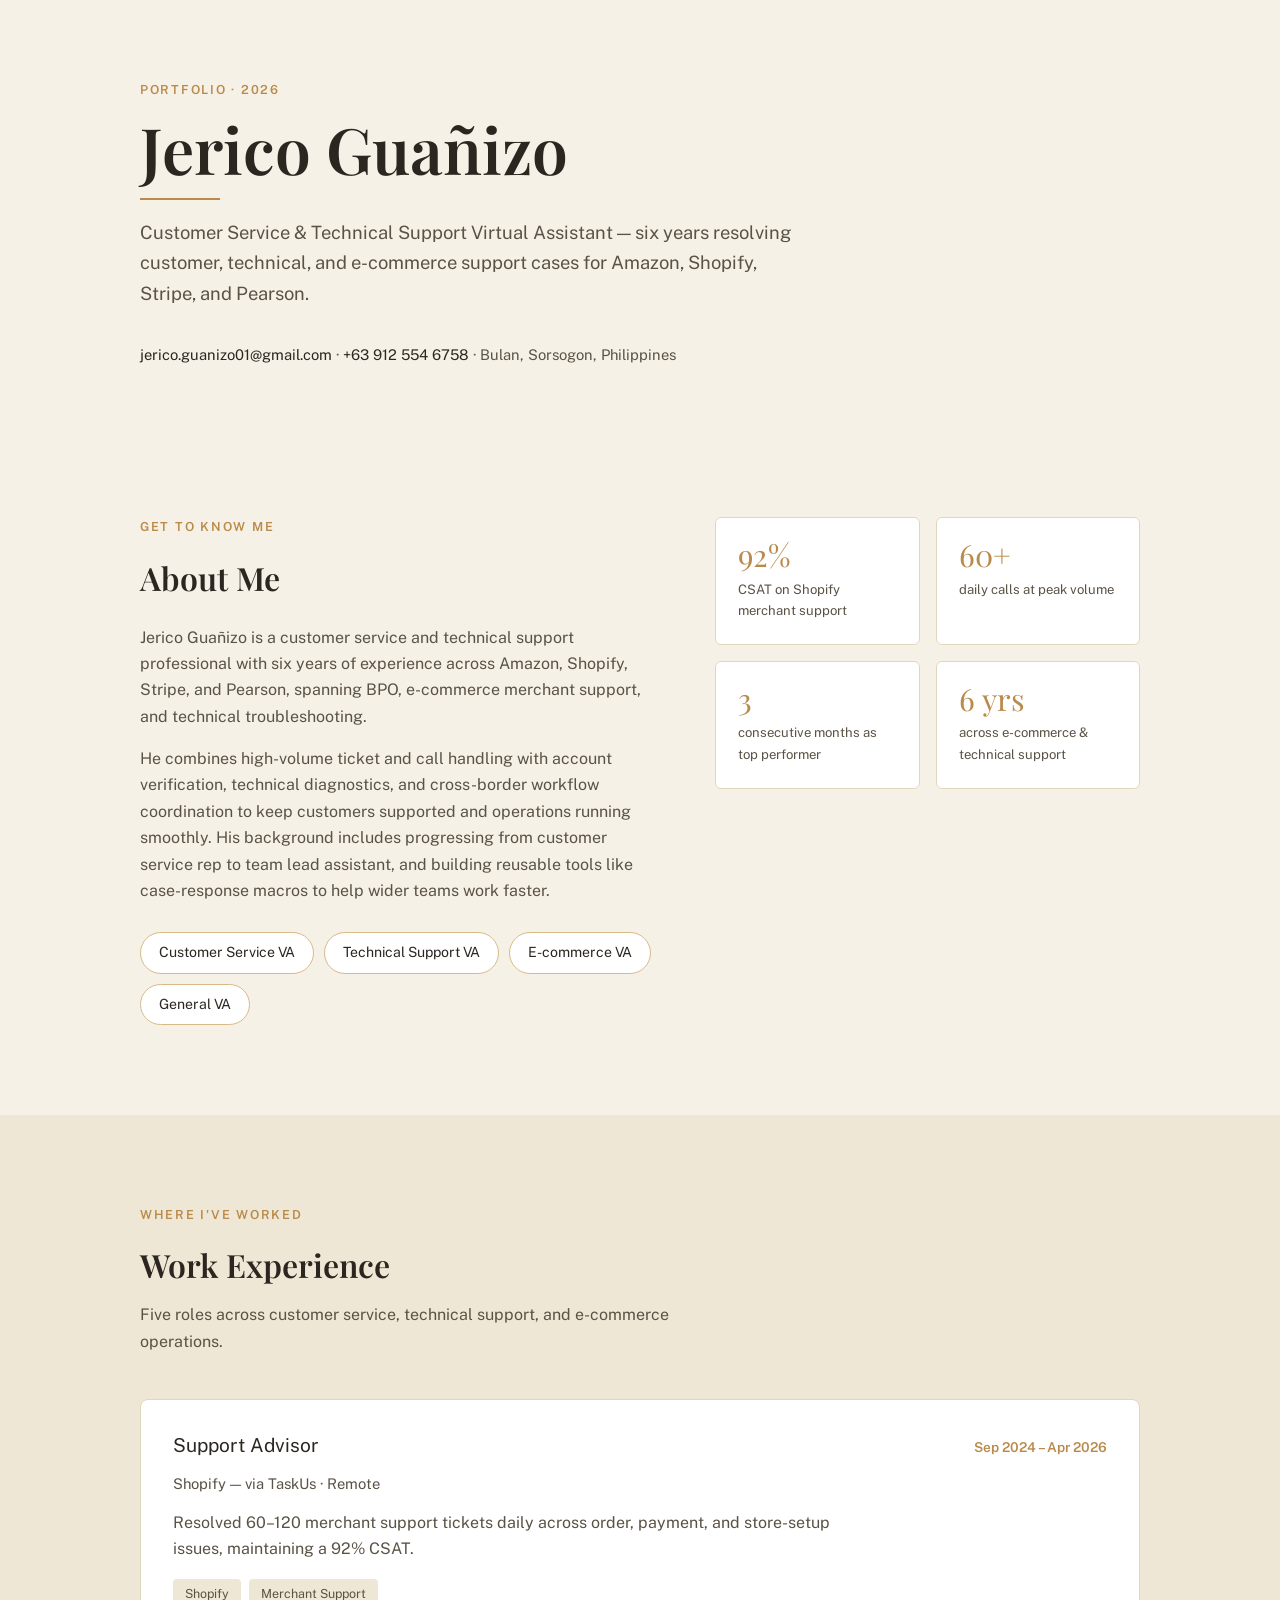
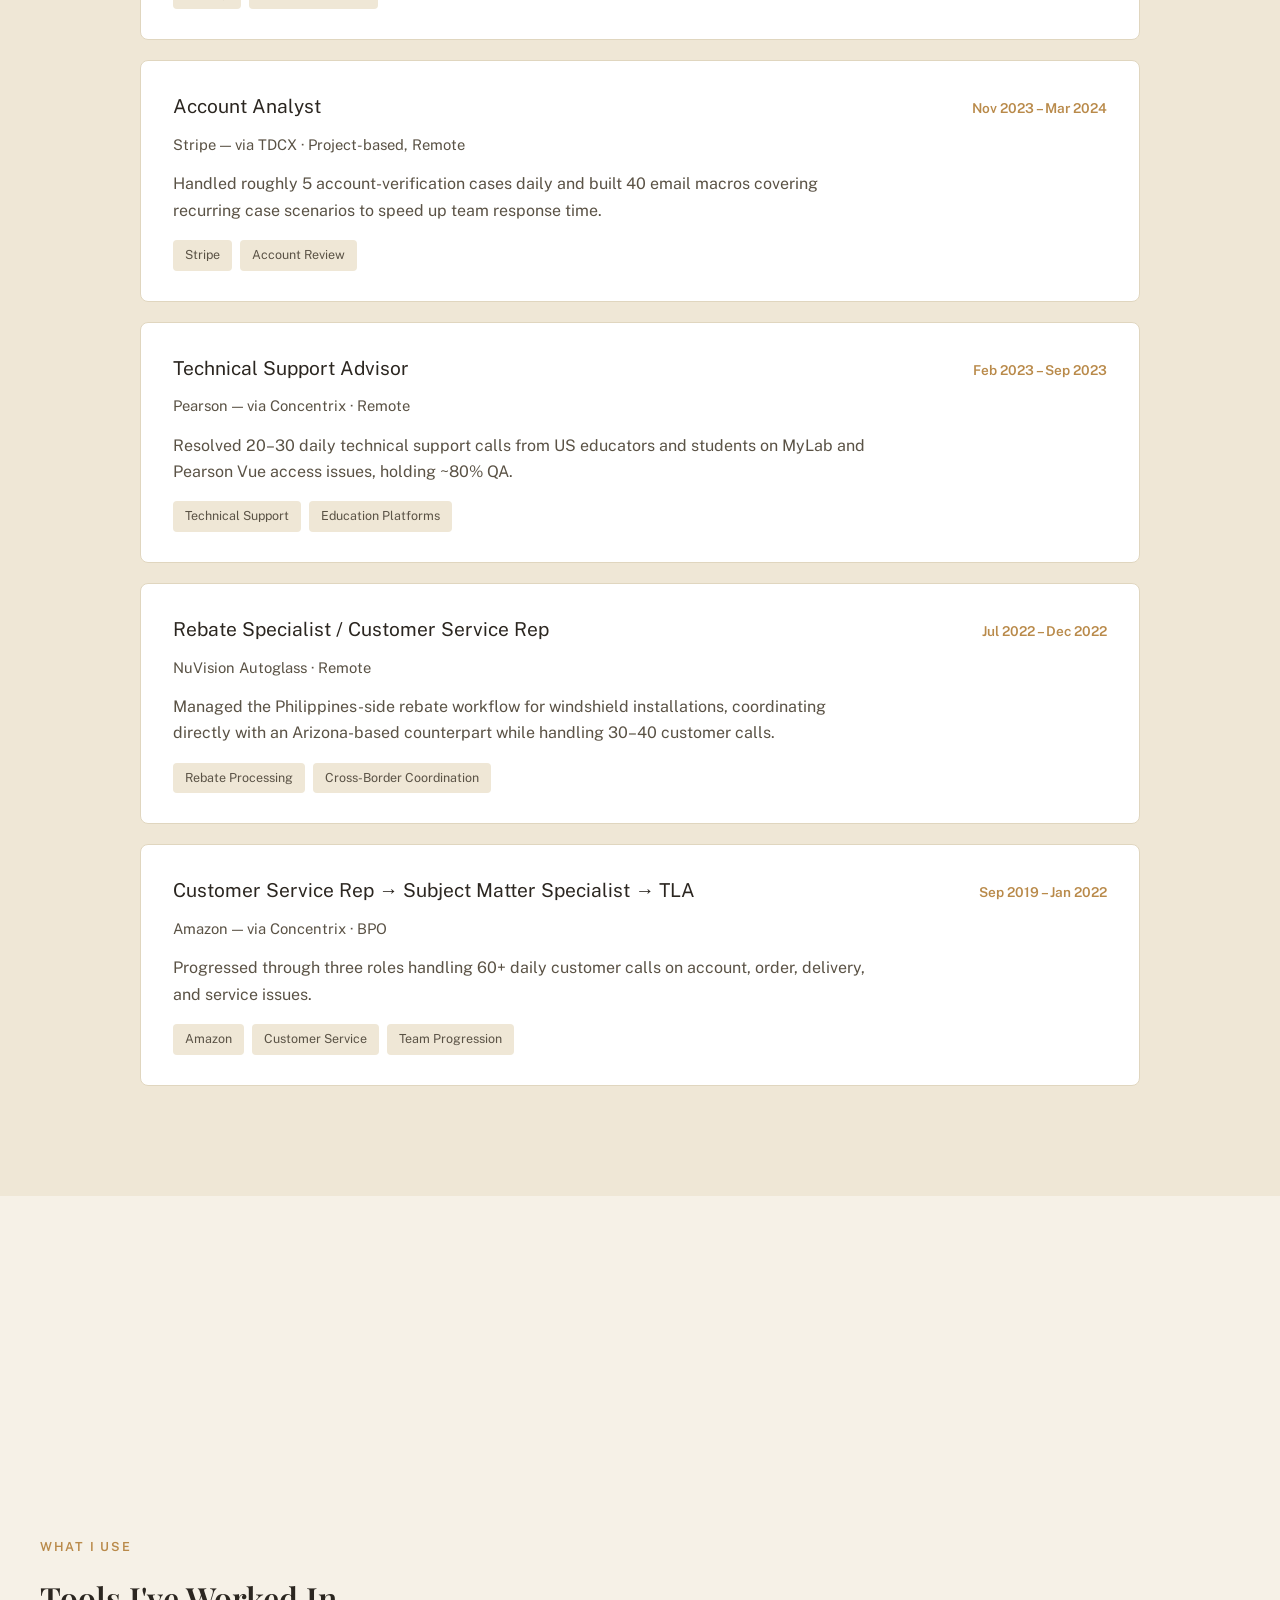
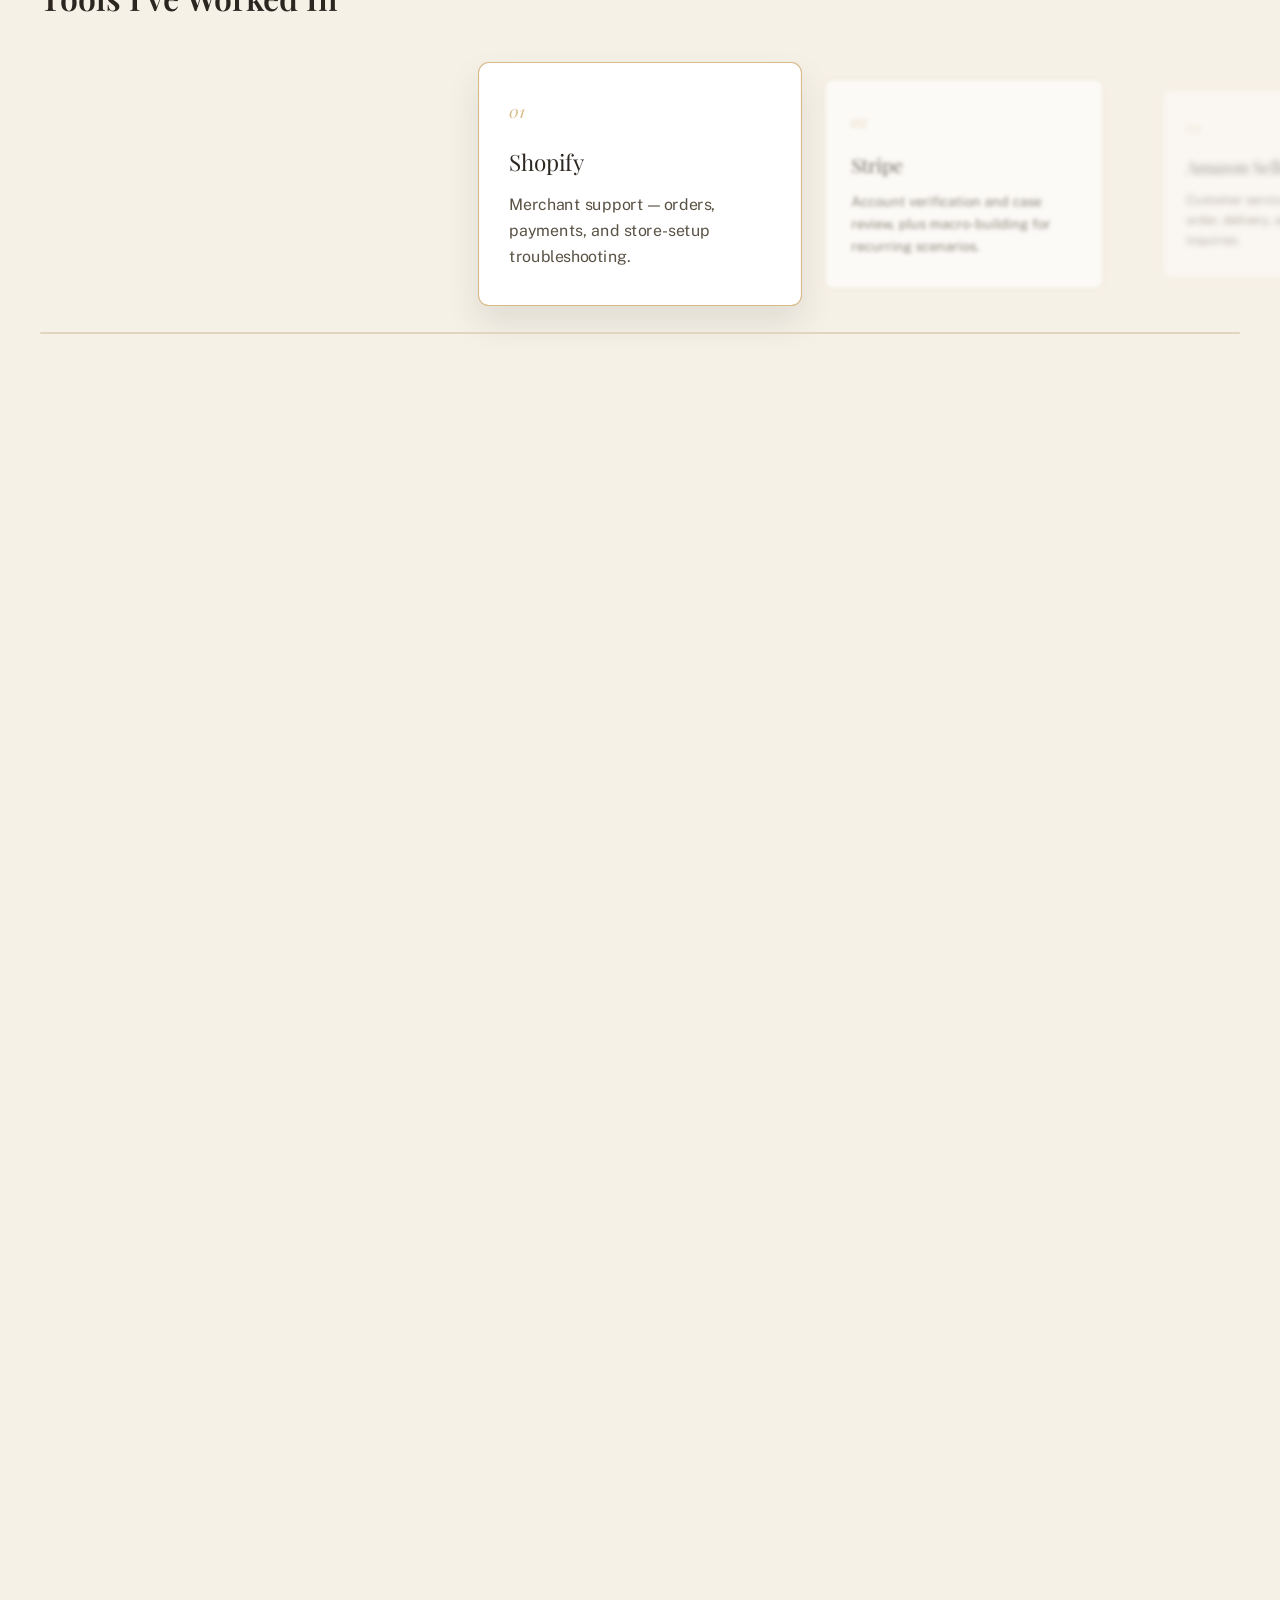
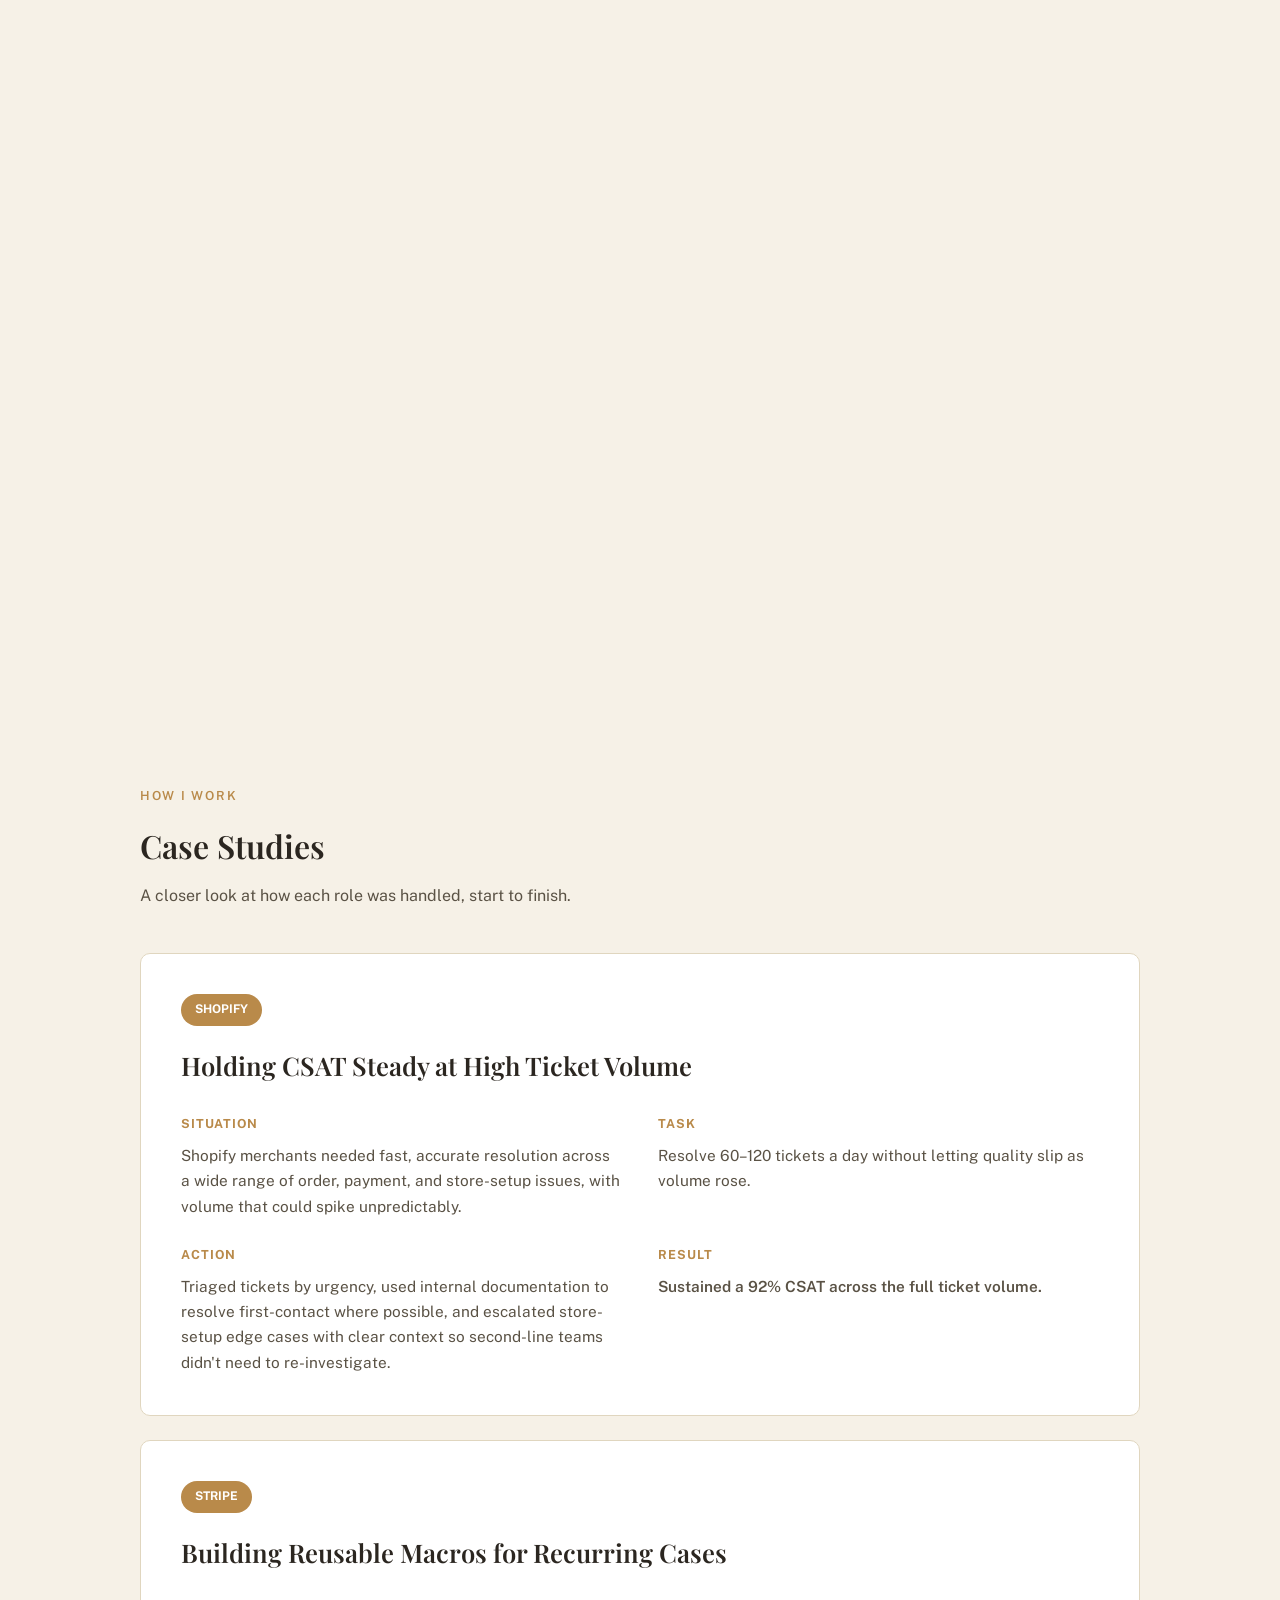
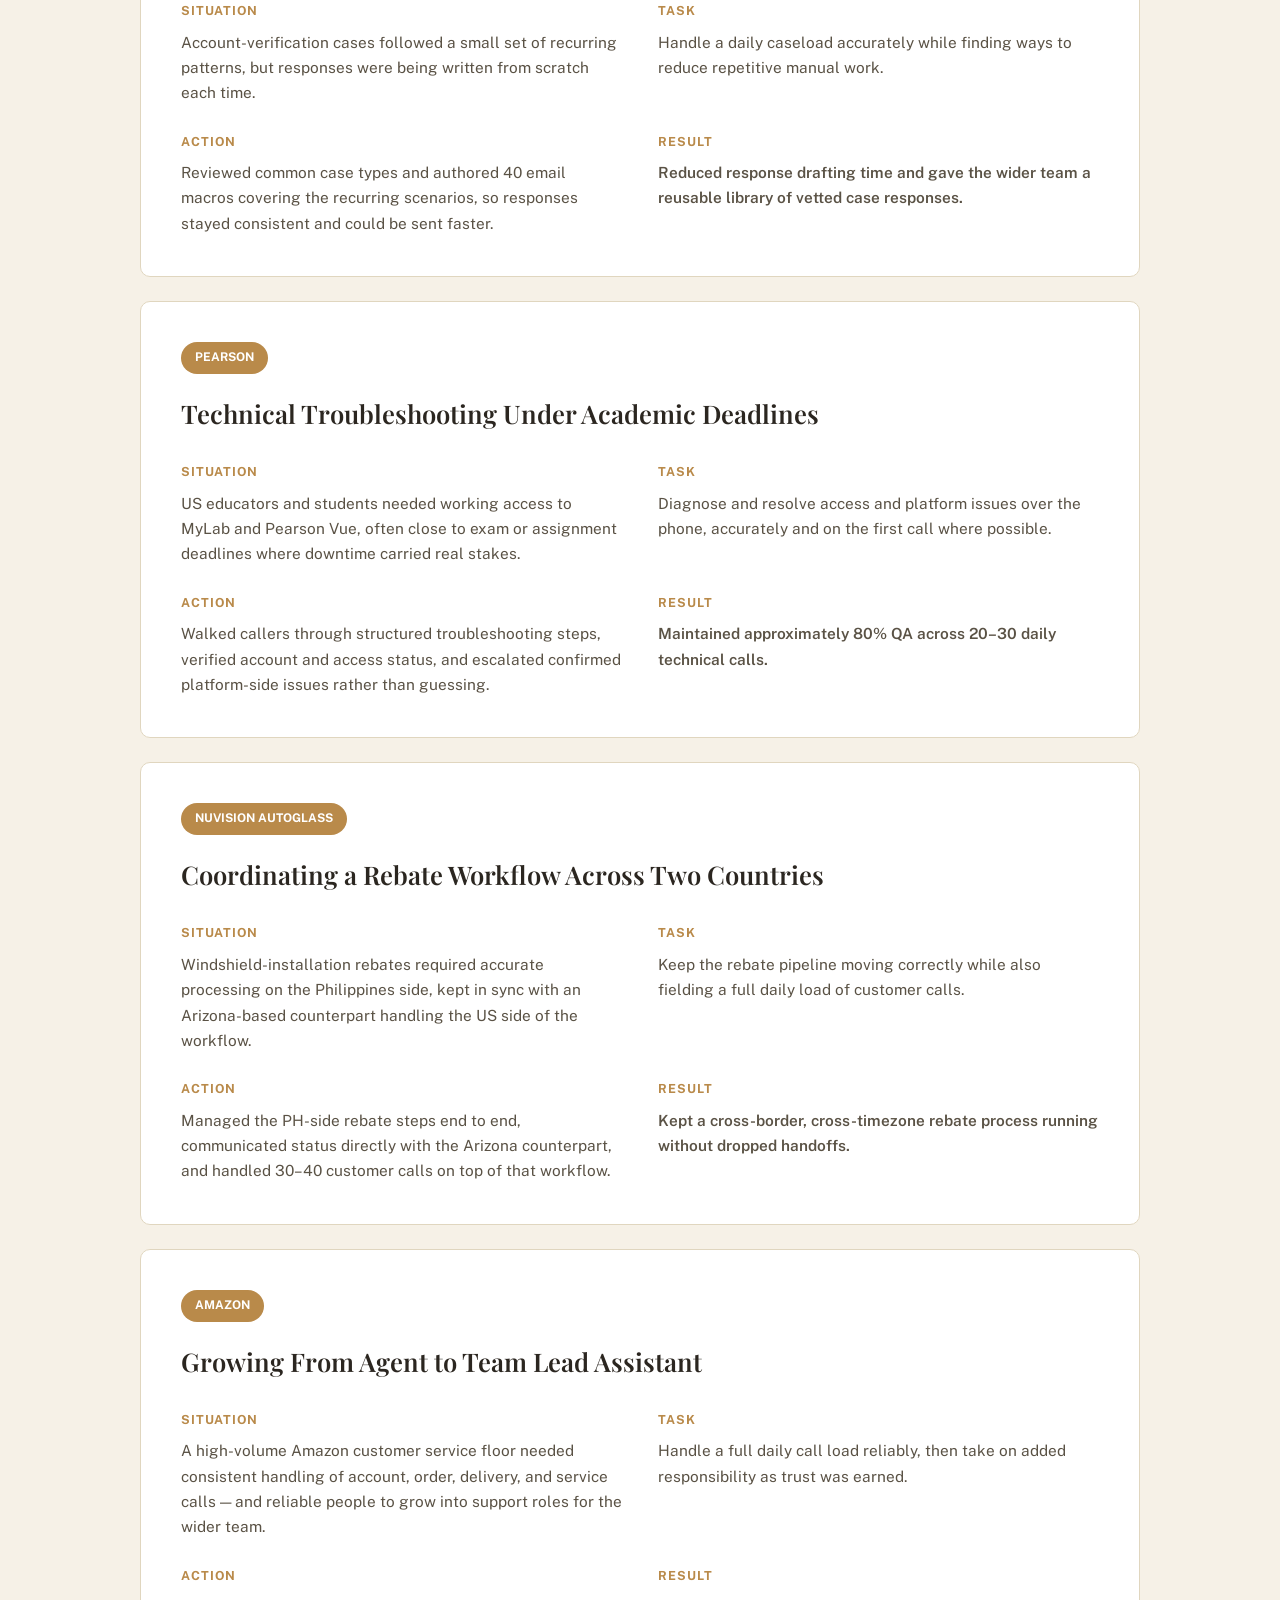
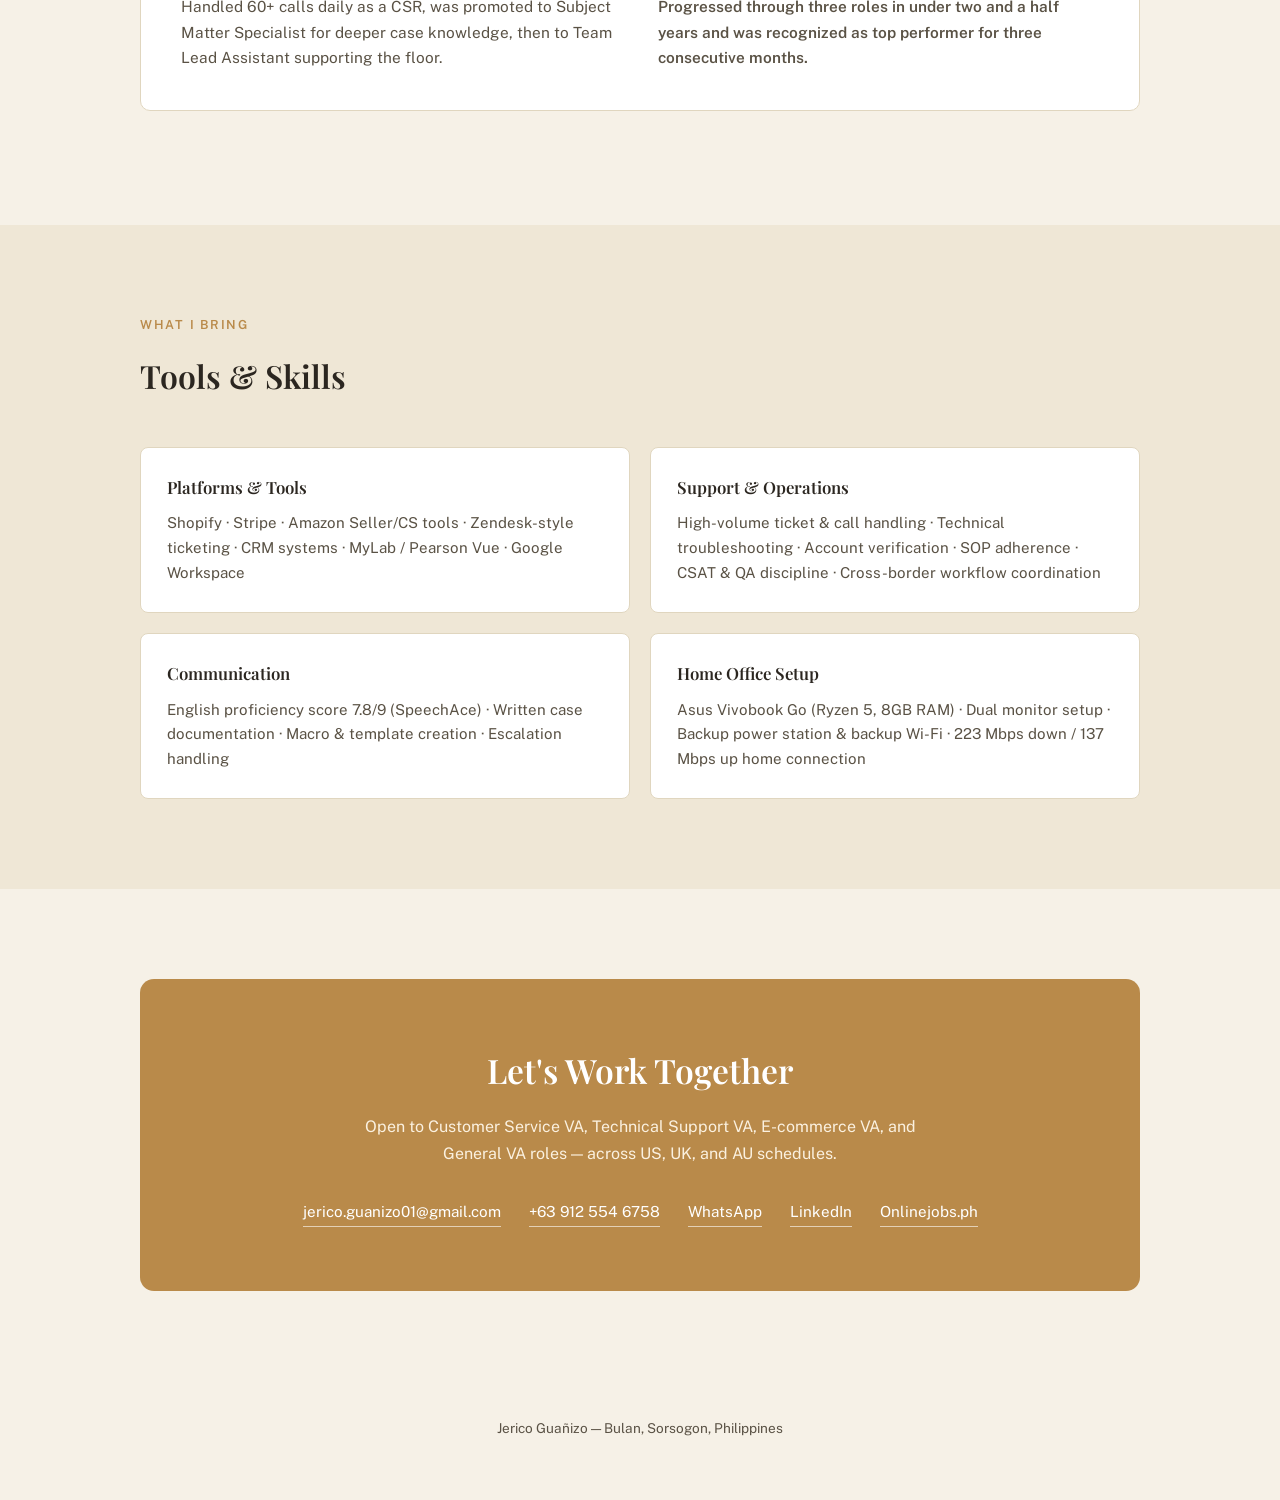
<file: portfolio-v4.html>
<!DOCTYPE html>
<html lang="en">
<head>
<meta charset="UTF-8">
<meta name="viewport" content="width=device-width, initial-scale=1.0">
<title>Jerico Guañizo — Customer Service & Technical Support VA</title>
<link rel="preconnect" href="https://fonts.googleapis.com">
<link href="https://fonts.googleapis.com/css2?family=Playfair+Display:ital,wght@0,400;0,500;0,600;0,700;1,400&family=Public+Sans:wght@400;500;600;700&display=swap" rel="stylesheet">
<style>
  :root{
    --cream:#f6f1e7;
    --cream-2:#efe7d6;
    --ink:#2b2620;
    --ink-soft:#5a5245;
    --gold:#b98a4a;
    --gold-dim:#d8b988;
    --white:#ffffff;
    --line:#e0d6bf;
    --maxw:1080px;
  }
  *{box-sizing:border-box; margin:0; padding:0;}
  html{scroll-behavior:smooth;}
  body{
    background:var(--cream);
    color:var(--ink);
    font-family:'Public Sans', sans-serif;
    font-size:16px;
    line-height:1.65;
    -webkit-font-smoothing:antialiased;
  }
  h1,h2,h3{
    font-family:'Playfair Display', serif;
    font-weight:600;
    color:var(--ink);
  }
  a{ color:var(--gold); text-decoration:none; }
  a:hover{ text-decoration:underline; }
  .wrap{ max-width:var(--maxw); margin:0 auto; padding:0 40px; }
  @media(max-width:640px){ .wrap{ padding:0 24px; } }
  section{ padding:90px 0; }
  @media(max-width:640px){ section{ padding:56px 0; } }

  .eyebrow{
    font-size:0.78rem;
    letter-spacing:0.14em;
    text-transform:uppercase;
    color:var(--gold);
    font-weight:600;
    margin-bottom:14px;
  }

  /* ---------- HERO ---------- */
  .hero{ padding-top:80px; padding-bottom:60px; }
  .hero-name{
    font-size:clamp(2.6rem, 6vw, 4rem);
    line-height:1.05;
    margin-bottom:16px;
  }
  .hero-rule{
    width:80px; height:2px;
    background:var(--gold);
    margin-bottom:18px;
  }
  .hero-role{
    font-size:1.15rem;
    color:var(--ink-soft);
    margin-bottom:34px;
    max-width:60ch;
  }
  .contact-line{
    font-size:0.92rem;
    color:var(--ink-soft);
  }
  .contact-line a{ color:var(--ink); }

  /* ---------- ABOUT ---------- */
  .about-grid{
    display:grid;
    grid-template-columns:1.1fr 0.9fr;
    gap:56px;
    align-items:start;
  }
  @media(max-width:800px){ .about-grid{ grid-template-columns:1fr; } }
  .about-text p{ color:var(--ink-soft); margin-bottom:16px; max-width:62ch; }
  .stat-strip{
    display:grid;
    grid-template-columns:1fr 1fr;
    gap:16px;
  }
  .stat-box{
    background:var(--white);
    border:1px solid var(--line);
    border-radius:6px;
    padding:22px;
  }
  .stat-num{
    font-family:'Playfair Display', serif;
    font-size:1.9rem;
    color:var(--gold);
    line-height:1;
    margin-bottom:8px;
  }
  .stat-label{ font-size:0.82rem; color:var(--ink-soft); }

  .roles-row{
    display:flex;
    flex-wrap:wrap;
    gap:10px;
    margin-top:28px;
  }
  .role-pill{
    border:1px solid var(--gold-dim);
    color:var(--ink);
    border-radius:999px;
    padding:8px 18px;
    font-size:0.88rem;
    background:var(--white);
  }

  /* ---------- SECTION HEADER ---------- */
  .sec-head{ margin-bottom:44px; }
  .sec-title{ font-size:2rem; margin-bottom:10px; }
  .sec-sub{ color:var(--ink-soft); max-width:60ch; }

  /* ---------- TIMELINE ---------- */
  .tl-item{
    background:var(--white);
    border:1px solid var(--line);
    border-radius:8px;
    padding:30px 32px;
    margin-bottom:20px;
  }
  @media(max-width:640px){ .tl-item{ padding:22px; } }
  .tl-top{
    display:flex;
    justify-content:space-between;
    align-items:baseline;
    flex-wrap:wrap;
    gap:8px;
    margin-bottom:10px;
  }
  .tl-role{ font-size:1.2rem; }
  .tl-dates{ font-size:0.85rem; color:var(--gold); font-weight:600; }
  .tl-company{ font-size:0.92rem; color:var(--ink-soft); margin-bottom:14px; }
  .tl-desc{ color:var(--ink-soft); max-width:70ch; margin-bottom:16px; }
  .tag-row{ display:flex; flex-wrap:wrap; gap:8px; }
  .tag{
    font-size:0.78rem;
    padding:5px 12px;
    background:var(--cream-2);
    border-radius:4px;
    color:var(--ink-soft);
  }

  /* ---------- CASE STUDIES ---------- */
  .case{
    background:var(--white);
    border:1px solid var(--line);
    border-radius:10px;
    padding:40px;
    margin-bottom:24px;
  }
  @media(max-width:640px){ .case{ padding:26px; } }
  .case-badge{
    display:inline-block;
    background:var(--gold);
    color:var(--white);
    font-size:0.75rem;
    font-weight:700;
    padding:6px 14px;
    border-radius:999px;
    margin-bottom:18px;
  }
  .case-title{ font-size:1.6rem; margin-bottom:28px; }
  .star-grid{
    display:grid;
    grid-template-columns:1fr 1fr;
    gap:26px 36px;
  }
  @media(max-width:640px){ .star-grid{ grid-template-columns:1fr; } }
  .star-block h4{
    font-size:0.78rem;
    text-transform:uppercase;
    letter-spacing:0.08em;
    color:var(--gold);
    font-weight:700;
    margin-bottom:8px;
  }
  .star-block p{ color:var(--ink-soft); font-size:0.96rem; }
  .result-line{ color:var(--ink); font-weight:600; }

  /* ---------- SKILLS ---------- */
  .skills-grid{
    display:grid;
    grid-template-columns:repeat(2,1fr);
    gap:20px;
  }
  @media(max-width:640px){ .skills-grid{ grid-template-columns:1fr; } }
  .skill-card{
    background:var(--white);
    border:1px solid var(--line);
    border-radius:8px;
    padding:26px;
  }
  .skill-card h4{
    font-family:'Playfair Display', serif;
    font-weight:600;
    font-size:1.05rem;
    margin-bottom:10px;
  }
  .skill-card p{ color:var(--ink-soft); font-size:0.94rem; }

  /* ---------- CONTACT / CTA ---------- */
  .cta{
    background:var(--gold);
    border-radius:14px;
    padding:64px 48px;
    text-align:center;
  }
  @media(max-width:640px){ .cta{ padding:40px 24px; } }
  .cta h2{ color:var(--white); font-size:2.1rem; margin-bottom:16px; }
  .cta p{ color:#fbf1e0; max-width:56ch; margin:0 auto 32px; }
  .cta-links{
    display:flex;
    flex-wrap:wrap;
    justify-content:center;
    gap:28px;
    font-size:0.95rem;
  }
  .cta-links a{
    color:var(--white);
    border-bottom:1px solid rgba(255,255,255,0.6);
    padding-bottom:2px;
  }
  footer{
    padding:36px 0 60px;
    text-align:center;
    font-size:0.85rem;
    color:var(--ink-soft);
  }

  /* ---------- ANIMATIONS ---------- */
  @keyframes fadeUp{
    from{ opacity:0; transform:translateY(18px); }
    to{ opacity:1; transform:translateY(0); }
  }
  .hero .eyebrow{ opacity:0; animation:fadeUp 0.6s ease forwards 0.05s; }
  .hero-name{ opacity:0; animation:fadeUp 0.7s ease forwards 0.15s; }
  .hero-rule{ opacity:0; transform:scaleX(0); transform-origin:left; animation:ruleGrow 0.6s ease forwards 0.4s; }
  .hero-role{ opacity:0; animation:fadeUp 0.6s ease forwards 0.5s; }
  .contact-line{ opacity:0; animation:fadeUp 0.6s ease forwards 0.62s; }
  @keyframes ruleGrow{
    from{ opacity:0; transform:scaleX(0); }
    to{ opacity:1; transform:scaleX(1); }
  }

  .reveal{
    opacity:0;
    transform:translateY(24px);
    transition:opacity 0.6s ease, transform 0.6s ease;
  }
  .reveal.is-visible{
    opacity:1;
    transform:translateY(0);
  }

  .tl-item, .case, .stat-box, .skill-card{
    transition:transform 0.25s ease, box-shadow 0.25s ease, border-color 0.25s ease;
  }
  .tl-item:hover, .case:hover, .skill-card:hover{
    transform:translateY(-3px);
    box-shadow:0 10px 24px rgba(43,38,32,0.08);
    border-color:var(--gold-dim);
  }
  .stat-box:hover{
    transform:translateY(-3px);
    border-color:var(--gold-dim);
  }
  .role-pill{ transition:background 0.2s ease, transform 0.2s ease; }
  .role-pill:hover{ background:var(--gold); color:var(--white); transform:translateY(-2px); }

  .cta-links a{ transition:opacity 0.2s ease; }
  .cta-links a:hover{ opacity:0.75; }

  @media (prefers-reduced-motion: reduce){
    *, *::before, *::after{
      animation-duration:0.001ms !important;
      animation-iteration-count:1 !important;
      transition-duration:0.001ms !important;
    }
    .reveal{ opacity:1; transform:none; }
  }

  /* ---------- TOOLS — STICKY HORIZONTAL GALLERY ---------- */
  .tools-pin-wrap{ position:relative; }
  .tools-sticky{
    position:sticky;
    top:0;
    height:100vh;
    display:flex;
    flex-direction:column;
    justify-content:center;
    overflow:hidden;
    background:var(--cream);
  }
  .tools-head{ padding:0 40px; margin-bottom:36px; }
  @media(max-width:640px){ .tools-head{ padding:0 24px; } }
  .tools-track{
    display:flex;
    align-items:center;
    gap:24px;
    padding:0 calc(50vw - 150px);
    will-change:transform;
  }
  @media(max-width:640px){ .tools-track{ padding:0 calc(50vw - 120px); gap:16px; } }
  .tool-card{
    flex:0 0 auto;
    width:300px;
    background:var(--white);
    border:1px solid var(--line);
    border-radius:10px;
    padding:32px 28px;
    transform:scale(0.86);
    opacity:0.5;
    filter:blur(2px);
    transition:transform 0.35s ease-out, opacity 0.35s ease-out, filter 0.35s ease-out, border-color 0.2s ease-out;
  }
  @media(max-width:640px){ .tool-card{ width:240px; padding:24px 20px; } }
  .tool-card.is-active{
    border-color:var(--gold-dim);
    box-shadow:0 16px 32px rgba(43,38,32,0.10);
  }
  .tool-num{
    font-family:'Playfair Display', serif;
    font-style:italic;
    color:var(--gold-dim);
    font-size:1rem;
    margin-bottom:16px;
  }
  .tool-name{ font-family:'Playfair Display', serif; font-size:1.3rem; color:var(--ink); margin-bottom:10px; }
  .tool-desc{ color:var(--ink-soft); font-size:0.92rem; }
  .tools-progress{
    height:2px;
    background:var(--line);
    margin:36px 40px 0;
    position:relative;
    border-radius:2px;
    overflow:hidden;
  }
  @media(max-width:640px){ .tools-progress{ margin:28px 24px 0; } }
  .tools-progress-fill{
    position:absolute; left:0; top:0; bottom:0;
    width:0%;
    background:var(--gold);
    border-radius:2px;
  }
  @media (prefers-reduced-motion: reduce){
    .tools-sticky{ position:relative; height:auto; padding:60px 0; }
    .tools-track{ flex-wrap:wrap; transform:none !important; overflow-x:auto; padding:0 40px; }
    .tool-card{ transform:none !important; opacity:1 !important; filter:none !important; }
  }
</style>
</head>
<body>

<header class="hero">
  <div class="wrap">
    <div class="eyebrow">Portfolio · 2026</div>
    <h1 class="hero-name">Jerico Guañizo</h1>
    <div class="hero-rule"></div>
    <p class="hero-role">Customer Service &amp; Technical Support Virtual Assistant — six years resolving customer, technical, and e-commerce support cases for Amazon, Shopify, Stripe, and Pearson.</p>
    <p class="contact-line">
      <a href="mailto:jerico.guanizo01@gmail.com">jerico.guanizo01@gmail.com</a> ·
      <a href="tel:+639125546758">+63 912 554 6758</a> ·
      Bulan, Sorsogon, Philippines
    </p>
  </div>
</header>

<!-- ABOUT -->
<section id="about">
  <div class="wrap">
    <div class="about-grid reveal">
      <div class="about-text">
        <div class="eyebrow">Get to Know Me</div>
        <h2 class="sec-title" style="margin-bottom:20px;">About Me</h2>
        <p>Jerico Guañizo is a customer service and technical support professional with six years of experience across Amazon, Shopify, Stripe, and Pearson, spanning BPO, e-commerce merchant support, and technical troubleshooting.</p>
        <p>He combines high-volume ticket and call handling with account verification, technical diagnostics, and cross-border workflow coordination to keep customers supported and operations running smoothly. His background includes progressing from customer service rep to team lead assistant, and building reusable tools like case-response macros to help wider teams work faster.</p>
        <div class="roles-row">
          <div class="role-pill">Customer Service VA</div>
          <div class="role-pill">Technical Support VA</div>
          <div class="role-pill">E-commerce VA</div>
          <div class="role-pill">General VA</div>
        </div>
      </div>
      <div class="stat-strip">
        <div class="stat-box">
          <div class="stat-num">92%</div>
          <div class="stat-label">CSAT on Shopify merchant support</div>
        </div>
        <div class="stat-box">
          <div class="stat-num">60+</div>
          <div class="stat-label">daily calls at peak volume</div>
        </div>
        <div class="stat-box">
          <div class="stat-num">3</div>
          <div class="stat-label">consecutive months as top performer</div>
        </div>
        <div class="stat-box">
          <div class="stat-num">6 yrs</div>
          <div class="stat-label">across e-commerce &amp; technical support</div>
        </div>
      </div>
    </div>
  </div>
</section>

<!-- EXPERIENCE -->
<section id="experience" style="background:var(--cream-2);">
  <div class="wrap">
    <div class="sec-head reveal">
      <div class="eyebrow">Where I've Worked</div>
      <h2 class="sec-title">Work Experience</h2>
      <p class="sec-sub">Five roles across customer service, technical support, and e-commerce operations.</p>
    </div>

    <div class="tl-item reveal">
      <div class="tl-top">
        <div class="tl-role">Support Advisor</div>
        <div class="tl-dates">Sep 2024 – Apr 2026</div>
      </div>
      <div class="tl-company">Shopify — via TaskUs · Remote</div>
      <p class="tl-desc">Resolved 60–120 merchant support tickets daily across order, payment, and store-setup issues, maintaining a 92% CSAT.</p>
      <div class="tag-row"><span class="tag">Shopify</span><span class="tag">Merchant Support</span></div>
    </div>

    <div class="tl-item reveal">
      <div class="tl-top">
        <div class="tl-role">Account Analyst</div>
        <div class="tl-dates">Nov 2023 – Mar 2024</div>
      </div>
      <div class="tl-company">Stripe — via TDCX · Project-based, Remote</div>
      <p class="tl-desc">Handled roughly 5 account-verification cases daily and built 40 email macros covering recurring case scenarios to speed up team response time.</p>
      <div class="tag-row"><span class="tag">Stripe</span><span class="tag">Account Review</span></div>
    </div>

    <div class="tl-item reveal">
      <div class="tl-top">
        <div class="tl-role">Technical Support Advisor</div>
        <div class="tl-dates">Feb 2023 – Sep 2023</div>
      </div>
      <div class="tl-company">Pearson — via Concentrix · Remote</div>
      <p class="tl-desc">Resolved 20–30 daily technical support calls from US educators and students on MyLab and Pearson Vue access issues, holding ~80% QA.</p>
      <div class="tag-row"><span class="tag">Technical Support</span><span class="tag">Education Platforms</span></div>
    </div>

    <div class="tl-item reveal">
      <div class="tl-top">
        <div class="tl-role">Rebate Specialist / Customer Service Rep</div>
        <div class="tl-dates">Jul 2022 – Dec 2022</div>
      </div>
      <div class="tl-company">NuVision Autoglass · Remote</div>
      <p class="tl-desc">Managed the Philippines-side rebate workflow for windshield installations, coordinating directly with an Arizona-based counterpart while handling 30–40 customer calls.</p>
      <div class="tag-row"><span class="tag">Rebate Processing</span><span class="tag">Cross-Border Coordination</span></div>
    </div>

    <div class="tl-item reveal">
      <div class="tl-top">
        <div class="tl-role">Customer Service Rep → Subject Matter Specialist → TLA</div>
        <div class="tl-dates">Sep 2019 – Jan 2022</div>
      </div>
      <div class="tl-company">Amazon — via Concentrix · BPO</div>
      <p class="tl-desc">Progressed through three roles handling 60+ daily customer calls on account, order, delivery, and service issues.</p>
      <div class="tag-row"><span class="tag">Amazon</span><span class="tag">Customer Service</span><span class="tag">Team Progression</span></div>
    </div>
  </div>
</section>

<!-- CASE STUDIES -->
<!-- TOOLS — STICKY HORIZONTAL GALLERY -->
<section class="tools-pin-wrap" id="tools" style="height:300vh;">
  <div class="tools-sticky">
    <div class="tools-head reveal">
      <div class="eyebrow">What I Use</div>
      <h2 class="sec-title">Tools I've Worked In</h2>
    </div>
    <div class="tools-track" id="toolsTrack">
      <div class="tool-card">
        <div class="tool-num">01</div>
        <div class="tool-name">Shopify</div>
        <div class="tool-desc">Merchant support — orders, payments, and store-setup troubleshooting.</div>
      </div>
      <div class="tool-card">
        <div class="tool-num">02</div>
        <div class="tool-name">Stripe</div>
        <div class="tool-desc">Account verification and case review, plus macro-building for recurring scenarios.</div>
      </div>
      <div class="tool-card">
        <div class="tool-num">03</div>
        <div class="tool-name">Amazon Seller / CS Tools</div>
        <div class="tool-desc">Customer service across account, order, delivery, and service inquiries.</div>
      </div>
      <div class="tool-card">
        <div class="tool-num">04</div>
        <div class="tool-name">Zendesk-style Ticketing</div>
        <div class="tool-desc">Ticket triage, SLA-focused queues, and structured case handling.</div>
      </div>
      <div class="tool-card">
        <div class="tool-num">05</div>
        <div class="tool-name">CRM Systems</div>
        <div class="tool-desc">Logging interactions, tracking case history, and escalation handoffs.</div>
      </div>
      <div class="tool-card">
        <div class="tool-num">06</div>
        <div class="tool-name">MyLab / Pearson Vue</div>
        <div class="tool-desc">Technical troubleshooting for student and educator platform access.</div>
      </div>
      <div class="tool-card">
        <div class="tool-num">07</div>
        <div class="tool-name">Google Workspace</div>
        <div class="tool-desc">Documentation, reporting, and day-to-day coordination.</div>
      </div>
    </div>
    <div class="tools-progress">
      <div class="tools-progress-fill" id="toolsProgressFill"></div>
    </div>
  </div>
</section>

<section id="case-studies">
  <div class="wrap">
    <div class="sec-head reveal">
      <div class="eyebrow">How I Work</div>
      <h2 class="sec-title">Case Studies</h2>
      <p class="sec-sub">A closer look at how each role was handled, start to finish.</p>
    </div>

    <div class="case reveal">
      <span class="case-badge">SHOPIFY</span>
      <h3 class="case-title">Holding CSAT Steady at High Ticket Volume</h3>
      <div class="star-grid">
        <div class="star-block">
          <h4>Situation</h4>
          <p>Shopify merchants needed fast, accurate resolution across a wide range of order, payment, and store-setup issues, with volume that could spike unpredictably.</p>
        </div>
        <div class="star-block">
          <h4>Task</h4>
          <p>Resolve 60–120 tickets a day without letting quality slip as volume rose.</p>
        </div>
        <div class="star-block">
          <h4>Action</h4>
          <p>Triaged tickets by urgency, used internal documentation to resolve first-contact where possible, and escalated store-setup edge cases with clear context so second-line teams didn't need to re-investigate.</p>
        </div>
        <div class="star-block">
          <h4>Result</h4>
          <p class="result-line">Sustained a 92% CSAT across the full ticket volume.</p>
        </div>
      </div>
    </div>

    <div class="case reveal">
      <span class="case-badge">STRIPE</span>
      <h3 class="case-title">Building Reusable Macros for Recurring Cases</h3>
      <div class="star-grid">
        <div class="star-block">
          <h4>Situation</h4>
          <p>Account-verification cases followed a small set of recurring patterns, but responses were being written from scratch each time.</p>
        </div>
        <div class="star-block">
          <h4>Task</h4>
          <p>Handle a daily caseload accurately while finding ways to reduce repetitive manual work.</p>
        </div>
        <div class="star-block">
          <h4>Action</h4>
          <p>Reviewed common case types and authored 40 email macros covering the recurring scenarios, so responses stayed consistent and could be sent faster.</p>
        </div>
        <div class="star-block">
          <h4>Result</h4>
          <p class="result-line">Reduced response drafting time and gave the wider team a reusable library of vetted case responses.</p>
        </div>
      </div>
    </div>

    <div class="case reveal">
      <span class="case-badge">PEARSON</span>
      <h3 class="case-title">Technical Troubleshooting Under Academic Deadlines</h3>
      <div class="star-grid">
        <div class="star-block">
          <h4>Situation</h4>
          <p>US educators and students needed working access to MyLab and Pearson Vue, often close to exam or assignment deadlines where downtime carried real stakes.</p>
        </div>
        <div class="star-block">
          <h4>Task</h4>
          <p>Diagnose and resolve access and platform issues over the phone, accurately and on the first call where possible.</p>
        </div>
        <div class="star-block">
          <h4>Action</h4>
          <p>Walked callers through structured troubleshooting steps, verified account and access status, and escalated confirmed platform-side issues rather than guessing.</p>
        </div>
        <div class="star-block">
          <h4>Result</h4>
          <p class="result-line">Maintained approximately 80% QA across 20–30 daily technical calls.</p>
        </div>
      </div>
    </div>

    <div class="case reveal">
      <span class="case-badge">NUVISION AUTOGLASS</span>
      <h3 class="case-title">Coordinating a Rebate Workflow Across Two Countries</h3>
      <div class="star-grid">
        <div class="star-block">
          <h4>Situation</h4>
          <p>Windshield-installation rebates required accurate processing on the Philippines side, kept in sync with an Arizona-based counterpart handling the US side of the workflow.</p>
        </div>
        <div class="star-block">
          <h4>Task</h4>
          <p>Keep the rebate pipeline moving correctly while also fielding a full daily load of customer calls.</p>
        </div>
        <div class="star-block">
          <h4>Action</h4>
          <p>Managed the PH-side rebate steps end to end, communicated status directly with the Arizona counterpart, and handled 30–40 customer calls on top of that workflow.</p>
        </div>
        <div class="star-block">
          <h4>Result</h4>
          <p class="result-line">Kept a cross-border, cross-timezone rebate process running without dropped handoffs.</p>
        </div>
      </div>
    </div>

    <div class="case reveal">
      <span class="case-badge">AMAZON</span>
      <h3 class="case-title">Growing From Agent to Team Lead Assistant</h3>
      <div class="star-grid">
        <div class="star-block">
          <h4>Situation</h4>
          <p>A high-volume Amazon customer service floor needed consistent handling of account, order, delivery, and service calls — and reliable people to grow into support roles for the wider team.</p>
        </div>
        <div class="star-block">
          <h4>Task</h4>
          <p>Handle a full daily call load reliably, then take on added responsibility as trust was earned.</p>
        </div>
        <div class="star-block">
          <h4>Action</h4>
          <p>Handled 60+ calls daily as a CSR, was promoted to Subject Matter Specialist for deeper case knowledge, then to Team Lead Assistant supporting the floor.</p>
        </div>
        <div class="star-block">
          <h4>Result</h4>
          <p class="result-line">Progressed through three roles in under two and a half years and was recognized as top performer for three consecutive months.</p>
        </div>
      </div>
    </div>
  </div>
</section>

<!-- SKILLS -->
<section id="skills" style="background:var(--cream-2);">
  <div class="wrap">
    <div class="sec-head reveal">
      <div class="eyebrow">What I Bring</div>
      <h2 class="sec-title">Tools &amp; Skills</h2>
    </div>
    <div class="skills-grid reveal">
      <div class="skill-card">
        <h4>Platforms &amp; Tools</h4>
        <p>Shopify · Stripe · Amazon Seller/CS tools · Zendesk-style ticketing · CRM systems · MyLab / Pearson Vue · Google Workspace</p>
      </div>
      <div class="skill-card">
        <h4>Support &amp; Operations</h4>
        <p>High-volume ticket &amp; call handling · Technical troubleshooting · Account verification · SOP adherence · CSAT &amp; QA discipline · Cross-border workflow coordination</p>
      </div>
      <div class="skill-card">
        <h4>Communication</h4>
        <p>English proficiency score 7.8/9 (SpeechAce) · Written case documentation · Macro &amp; template creation · Escalation handling</p>
      </div>
      <div class="skill-card">
        <h4>Home Office Setup</h4>
        <p>Asus Vivobook Go (Ryzen 5, 8GB RAM) · Dual monitor setup · Backup power station &amp; backup Wi-Fi · 223 Mbps down / 137 Mbps up home connection</p>
      </div>
    </div>
  </div>
</section>

<!-- CTA -->
<section id="contact">
  <div class="wrap">
    <div class="cta reveal">
      <h2>Let's Work Together</h2>
      <p>Open to Customer Service VA, Technical Support VA, E-commerce VA, and General VA roles — across US, UK, and AU schedules.</p>
      <div class="cta-links">
        <a href="mailto:jerico.guanizo01@gmail.com">jerico.guanizo01@gmail.com</a>
        <a href="tel:+639125546758">+63 912 554 6758</a>
        <a href="https://wa.me/69125546758" target="_blank">WhatsApp</a>
        <a href="https://www.linkedin.com/in/jerico-guanizo2419" target="_blank">LinkedIn</a>
        <a href="https://www.onlinejobs.ph/jobseekers/info/4525444" target="_blank">Onlinejobs.ph</a>
      </div>
    </div>
  </div>
</section>

<footer>
  <div class="wrap">Jerico Guañizo — Bulan, Sorsogon, Philippines</div>
</footer>

<script>
  const revealEls = document.querySelectorAll('.reveal');
  const io = new IntersectionObserver((entries) => {
    entries.forEach((entry, i) => {
      if (entry.isIntersecting) {
        entry.target.style.transitionDelay = (i % 4) * 0.06 + 's';
        entry.target.classList.add('is-visible');
        io.unobserve(entry.target);
      }
    });
  }, { threshold: 0.12, rootMargin: '0px 0px -40px 0px' });
  revealEls.forEach(el => io.observe(el));

  // Sticky horizontal gallery — translate the track as the pinned wrapper scrolls
  const pinWrap = document.getElementById('tools');
  const track = document.getElementById('toolsTrack');
  const progressFill = document.getElementById('toolsProgressFill');
  const prefersReduced = window.matchMedia('(prefers-reduced-motion: reduce)').matches;

  function updateToolsScroll(){
    if (!pinWrap || !track || prefersReduced) return;
    const rect = pinWrap.getBoundingClientRect();
    const wrapHeight = pinWrap.offsetHeight;
    const viewportH = window.innerHeight;
    const scrollableDistance = wrapHeight - viewportH;
    if (scrollableDistance <= 0) return;

    let progress = (-rect.top) / scrollableDistance;
    progress = Math.min(Math.max(progress, 0), 1);

    const maxTranslate = Math.max(track.scrollWidth - window.innerWidth, 0);
    track.style.transform = `translateX(-${progress * maxTranslate}px)`;
    if (progressFill) progressFill.style.width = (progress * 100) + '%';

    // Center-focus coverflow: scale/fade/blur each card by distance from viewport center
    const viewportCenter = window.innerWidth / 2;
    const cards = track.querySelectorAll('.tool-card');
    let closestCard = null;
    let closestDist = Infinity;

    cards.forEach(card => {
      const cardRect = card.getBoundingClientRect();
      const cardCenter = cardRect.left + cardRect.width / 2;
      const dist = Math.abs(cardCenter - viewportCenter);
      const deadzone = 70;
      const maxDist = 420;
      const rawT = dist <= deadzone ? 0 : (dist - deadzone) / (maxDist - deadzone);
      const t = Math.min(Math.max(rawT, 0), 1) ** 1.5;

      const scale = 1.08 - t * 0.24;
      const opacity = 1 - t * 0.55;
      const blur = t * 3.5;

      card.style.transform = `scale(${scale})`;
      card.style.opacity = opacity.toFixed(2);
      card.style.filter = `blur(${blur.toFixed(1)}px)`;

      if (dist < closestDist) { closestDist = dist; closestCard = card; }
    });

    cards.forEach(card => card.classList.toggle('is-active', card === closestCard));
  }

  window.addEventListener('scroll', updateToolsScroll, { passive: true });
  window.addEventListener('resize', updateToolsScroll);
  updateToolsScroll();
</script>
</body>
</html>
</file>
<file: css/style.css>
:root{
    --red:#E4241B;
    --red-deep:#B31510;
    --ink:#1A1414;
    --white:#FFFFFF;
    --pink:#FBE2DF;
    --line: rgba(255,255,255,0.35);
    --max-w: 960px;
  }
  *{box-sizing:border-box;}
  html{scroll-behavior:smooth;}
  body{
    margin:0;
    background:var(--white);
    color:var(--ink);
    font-family:'Inter', sans-serif;
    line-height:1.65;
    overflow-x:hidden;
  }
  a{color:inherit;}
  .wrap{max-width:var(--max-w); margin:0 auto; padding:0 28px;}
  .script{ font-family:'Petit Formal Script', cursive; font-weight:400; }
  .display{ font-family:'Poppins', sans-serif; font-weight:800; letter-spacing:-0.01em; }

  section{ padding: 90px 0; position:relative; scroll-margin-top: 96px; }
  .on-red{ background:var(--red); color:var(--white); }
  .on-white{ background:var(--white); color:var(--ink); }

  /* reveal animation */
  .reveal{ opacity:0; transform: translateY(28px); transition: opacity 0.7s ease, transform 0.7s ease; }
  .reveal.in{ opacity:1; transform: translateY(0); }
  .reveal.d1{ transition-delay: 0.08s; }
  .reveal.d2{ transition-delay: 0.16s; }
  .reveal.d3{ transition-delay: 0.24s; }
  @media (prefers-reduced-motion: reduce){
    .reveal{ opacity:1; transform:none; transition:none; }
  }

  /* HERO */
  .hero{
    min-height: 88vh;
    display:flex;
    align-items:center;
    padding: 110px 0 60px;
  }
  .hero-grid{
    display:grid;
    grid-template-columns: 1.1fr 0.9fr;
    gap: 40px;
    align-items:center;
    width:100%;
  }
  .eyebrow{
    font-family:'Inter',sans-serif;
    font-size: 13px;
    letter-spacing: 0.18em;
    opacity: 0.85;
    margin: 0 0 14px;
  }
  .hero h1{
    font-size: clamp(38px, 6vw, 64px);
    margin: 0 0 4px;
    line-height: 1.02;
  }
  .hero .script-line{
    font-family:'Petit Formal Script', cursive;
    font-size: clamp(30px, 5vw, 46px);
    color: var(--white);
    margin: 0 0 26px;
  }
  .hero p.lede{
    max-width: 46ch;
    font-size: 16px;
    opacity: 0.95;
    margin: 0 0 30px;
  }
  .btn{
    display:inline-block;
    font-weight:600;
    font-size: 14px;
    padding: 14px 28px;
    border-radius: 999px;
    text-decoration:none;
    transition: transform 0.25s ease, box-shadow 0.25s ease;
  }
  .btn.light{ background: var(--white); color: var(--red); }
  .btn.dark{ background: var(--ink); color: var(--white); }
  .btn:hover{ transform: translateY(-3px); box-shadow: 0 10px 22px rgba(0,0,0,0.18); }

  .photo-ring{
    width: 300px; height: 300px;
    border-radius: 50%;
    border: 2px solid rgba(255,255,255,0.55);
    display:flex; align-items:center; justify-content:center;
    margin: 0 auto;
    position: relative;
    animation: spin-ring 22s linear infinite;
  }
  @media (prefers-reduced-motion: reduce){ .photo-ring{ animation:none; } }
  @keyframes spin-ring{ from{ transform: rotate(0deg);} to{ transform: rotate(360deg);} }
  .photo-inner{
    width: 240px; height: 240px;
    border-radius: 50%;
    background: rgba(255,255,255,0.14);
    display:flex; align-items:center; justify-content:center;
    font-size: 13px;
    text-align:center;
    color: rgba(255,255,255,0.85);
    animation: spin-ring-rev 22s linear infinite;
    overflow: hidden;
  }
  .photo-inner img{
    width:100%; height:100%;
    object-fit: cover;
    border-radius: 50%;
  }
  .photo-fallback{ display:none; }
  @keyframes spin-ring-rev{ from{ transform: rotate(0deg);} to{ transform: rotate(-360deg);} }

  /* section heading pattern */
  .kicker{
    font-size: 13px;
    letter-spacing: 0.16em;
    text-transform: uppercase;
    opacity: 0.65;
    margin: 0 0 10px;
  }
  h2.section-title{
    font-family:'Poppins', sans-serif;
    font-weight: 800;
    font-size: clamp(28px, 4vw, 40px);
    margin: 0 0 30px;
  }

  /* about */
  .about-grid{
    display:grid;
    grid-template-columns: 1fr 1.3fr;
    gap: 50px;
    align-items:center;
  }
  .about-photo{
    aspect-ratio: 4/5;
    border-radius: 20px;
    background: var(--pink);
    display:flex; align-items:center; justify-content:center;
    color: var(--red-deep);
    font-size: 14px;
    position:relative;
    overflow:hidden;
  }
  .about-photo img{
    width:100%; height:100%;
    object-fit: cover;
    position:relative;
    z-index:1;
  }
  .about-photo::after{
    content:"";
    position:absolute; width:140px; height:140px; border-radius:50%;
    background: var(--red); opacity:0.15;
    right:-40px; bottom:-40px;
  }
  .metrics-row{ display:flex; gap:34px; margin-top:26px; flex-wrap:wrap; }
  .metric b{ display:block; font-family:'Poppins',sans-serif; font-weight:800; font-size:26px; color:var(--red); }
  .metric span{ font-size:12px; opacity:0.7; }

  /* skills */
  .skill-grid{
    display:grid;
    grid-template-columns: repeat(3, 1fr);
    gap: 18px;
  }
  .skill-card{
    background: var(--white);
    color: var(--ink);
    border-radius: 16px;
    padding: 26px 20px;
    text-align:center;
    transition: transform 0.3s ease, box-shadow 0.3s ease;
  }
  .skill-card:hover{ transform: translateY(-6px); box-shadow: 0 16px 30px rgba(0,0,0,0.18); }
  .skill-card .n{ font-family:'Poppins',sans-serif; font-weight:800; font-size:13px; color:var(--red); margin-bottom:8px; }
  .skill-card .t{ font-weight:600; font-size:15px; }

  /* ===== 3D parallax floating tools gallery (Work page) ===== */
  .parallax-stage{
    position: relative;
    height: 480px;
    perspective: 1200px;
    margin-top: 10px;
  }
  .float-logo{
    position: absolute;
    transform: translateY(var(--py, 0px));
    transition: transform .05s linear;
    will-change: transform;
  }
  .float-inner{
    display:flex;
    flex-direction:column;
    align-items:center;
    gap:8px;
    background: rgba(255,255,255,0.7);
    backdrop-filter: blur(10px) saturate(160%);
    -webkit-backdrop-filter: blur(10px) saturate(160%);
    border: 1.5px solid rgba(228,36,27,0.18);
    border-radius: 16px;
    padding: 16px 18px;
    box-shadow: 0 14px 26px rgba(0,0,0,0.12);
    animation-duration: 6s;
    animation-timing-function: ease-in-out;
    animation-iteration-count: infinite;
    transition: box-shadow 0.3s ease;
  }
  .float-inner:hover{ animation-play-state: paused; box-shadow: 0 20px 34px rgba(228,36,27,0.22); }
  .float-inner img{
    height: 30px;
    max-width: 90px;
    object-fit: contain;
    filter: grayscale(1);
    opacity: 0.8;
    transition: filter 0.25s ease, opacity 0.25s ease;
  }
  .float-inner:hover img{ filter: grayscale(0); opacity: 1; }
  .float-inner span{ font-size: 12px; font-weight: 600; color: var(--red-deep); white-space: nowrap; }

  .depth-back{ z-index: 1; }
  .depth-back .float-inner{ animation-name: floatBobBack; opacity: 0.78; }
  .depth-mid{ z-index: 2; }
  .depth-mid .float-inner{ animation-name: floatBobMid; }
  .depth-front{ z-index: 3; }
  .depth-front .float-inner{ animation-name: floatBobFront; box-shadow: 0 20px 34px rgba(0,0,0,0.16); }

  @keyframes floatBobBack{
    0%,100%{ transform: translateY(0) scale(0.82); }
    50%{ transform: translateY(-8px) scale(0.82); }
  }
  @keyframes floatBobMid{
    0%,100%{ transform: translateY(0) scale(1); }
    50%{ transform: translateY(-12px) scale(1); }
  }
  @keyframes floatBobFront{
    0%,100%{ transform: translateY(0) scale(1.18); }
    50%{ transform: translateY(-16px) scale(1.18); }
  }
  @media (max-width: 760px){
    .parallax-stage{ position:static; height:auto; perspective:none; display:flex; flex-wrap:wrap; justify-content:center; gap:14px; }
    .float-logo{ position:static !important; }
  }
  @media (prefers-reduced-motion: reduce){
    .float-logo{ transform:none !important; }
    .depth-back .float-inner, .depth-mid .float-inner, .depth-front .float-inner{ animation:none !important; }
  }

  /* sample work */
  .media-grid{
    display:grid;
    grid-template-columns: repeat(2, 1fr);
    gap: 20px;
  }
  .media-card{
    background: var(--white);
    color: var(--ink);
    border-radius: 16px;
    overflow:hidden;
    transition: transform 0.3s ease, box-shadow 0.3s ease;
  }
  .media-card:hover{ transform: translateY(-6px); box-shadow: 0 16px 30px rgba(0,0,0,0.18); }
  .media-thumb{
    aspect-ratio: 16/10;
    background: var(--pink);
    display:flex;
    align-items:center;
    justify-content:center;
    position:relative;
    color: var(--red-deep);
    font-size: 13px;
    text-align:center;
  }
  .play-btn{
    width: 54px; height: 54px;
    border-radius: 50%;
    background: var(--red);
    color: var(--white);
    display:flex; align-items:center; justify-content:center;
    font-size: 18px;
    margin-bottom: 10px;
  }
  .media-label{
    padding: 14px 16px;
    font-weight: 600;
    font-size: 14px;
  }
  @media (max-width: 760px){
    .media-grid{ grid-template-columns: 1fr; }
  }

  /* ===== modern carousel (Work page) ===== */
  .media-thumb.tall{ aspect-ratio: 16/9; }
  @media (min-width: 761px){
    .media-thumb.tall{ aspect-ratio: 21/9; }
  }
  .carousel{
    position: relative;
    max-width: 860px;
    margin: 0 auto;
    border-radius: 20px;
    overflow: hidden;
    box-shadow: 0 20px 40px rgba(0,0,0,0.18);
  }
  .carousel-track{
    display:flex;
    transition: transform .55s cubic-bezier(.65,0,.35,1);
  }
  .carousel-slide{
    min-width:100%;
    box-sizing:border-box;
  }
  .carousel-slide .media-thumb{ border-radius:0; }
  .carousel-slide .media-label{
    background: var(--white);
    color: var(--ink);
  }
  .carousel-btn{
    position:absolute;
    top: 40%;
    transform: translateY(-50%);
    width: 42px; height:42px;
    border-radius:50%;
    border:none;
    background: rgba(255,255,255,0.85);
    color: var(--red-deep);
    font-size: 18px;
    display:flex; align-items:center; justify-content:center;
    cursor:pointer;
    transition: background .25s ease, transform .25s ease;
    z-index: 2;
  }
  .carousel-btn:hover{ background:#fff; transform: translateY(-50%) scale(1.08); }
  .carousel-btn.prev{ left: 14px; }
  .carousel-btn.next{ right: 14px; }
  .carousel-dots{
    display:flex;
    justify-content:center;
    gap: 9px;
    margin-top: 22px;
  }
  .carousel-dot{
    width: 9px; height: 9px;
    border-radius: 999px;
    background: var(--pink);
    cursor: pointer;
    border: none;
    padding:0;
    transition: width .3s ease, background .3s ease;
  }
  .carousel-dot.active{
    width: 24px;
    background: var(--red);
  }
  @media (max-width: 600px){
    .carousel-btn{ width:36px; height:36px; font-size:15px; }
  }
  .tl-item{
    display:grid;
    grid-template-columns: 150px 1fr;
    gap: 20px;
    padding: 20px 0;
    border-bottom: 1px solid rgba(0,0,0,0.08);
  }
  .tl-item:last-child{ border-bottom:none; }
  .tl-date{ font-size:13px; color: var(--red); font-weight:600; }
  .tl-role{ font-weight:700; margin:0 0 4px; }
  .tl-desc{ margin:0; font-size:14px; opacity:0.75; }

  /* certs */
  .cert-grid{
    display:grid;
    grid-template-columns: repeat(2,1fr);
    gap: 18px;
  }
  .cert{
    background: var(--pink);
    border-radius: 16px;
    padding: 22px;
    transition: transform 0.25s ease;
  }
  .cert:hover{ transform: translateY(-4px); }
  .cert h3{ margin:0 0 6px; font-size:15px; }
  .cert p{ margin:0; font-size:12px; color: var(--red-deep); }

  /* contact */
  .contact-inner{ text-align:center; }
  .contact-inner .script{ font-size: clamp(30px,5vw,44px); display:block; margin-bottom: 18px; }
  .contact-fields{
    display:flex;
    justify-content:center;
    gap: 36px;
    flex-wrap:wrap;
    margin: 28px 0 34px;
    font-size: 14px;
  }
  .contact-fields div b{ display:block; font-size:11px; opacity:0.7; margin-bottom:3px; letter-spacing:0.05em; }

  footer{ padding: 30px 0; text-align:center; font-size:12px; opacity:0.5; }

  @media (max-width: 760px){
    .hero-grid{ grid-template-columns: 1fr; }
    .hero .photo-ring{ order:-1; width:220px; height:220px; }
    .photo-inner{ width:170px; height:170px; }
    .about-grid{ grid-template-columns: 1fr; }
    .skill-grid{ grid-template-columns: 1fr 1fr; }
    .tool-grid{ grid-template-columns: 1fr 1fr; }
    .cert-grid{ grid-template-columns: 1fr; }
    .tl-item{ grid-template-columns: 1fr; gap:4px; }
  }

  /* ===== liquid glass nav ===== */
  .liquid-nav{
    position: fixed;
    top: 16px;
    left: 50%;
    transform: translateX(-50%);
    z-index: 999;
    isolation: isolate;
  }
  .nav-blobs{
    position:absolute; inset:-30px;
    z-index:-1;
    filter: blur(28px);
    opacity: 0.5;
    pointer-events:none;
  }
  .blob{ position:absolute; border-radius:50%; }
  .blob-a{ width:120px; height:120px; background:var(--red); top:-30px; left:-10px; animation: blobMove 11s ease-in-out infinite; }
  .blob-b{ width:100px; height:100px; background:var(--pink); bottom:-30px; right:0; animation: blobMove 13s ease-in-out infinite reverse; }
  @keyframes blobMove{
    0%,100%{ transform: translate(0,0); }
    50%{ transform: translate(16px,-10px); }
  }
  .nav-inner{
    display:flex;
    gap: 2px;
    padding: 7px;
    align-items:center;
    background: rgba(255,255,255,0.55);
    backdrop-filter: blur(20px) saturate(180%);
    -webkit-backdrop-filter: blur(20px) saturate(180%);
    border: 1px solid rgba(255,255,255,0.6);
    box-shadow: 0 8px 30px rgba(0,0,0,0.14);
    border-radius: 999px;
    max-width: 90vw;
    overflow-x: auto;
    scrollbar-width: none;
  }
  .nav-inner::-webkit-scrollbar{ display:none; }
  .nav-inner a{
    padding: 9px 16px;
    border-radius: 999px;
    font-size: 13px;
    font-weight: 600;
    color: var(--ink);
    text-decoration:none;
    white-space: nowrap;
    transition: background .3s ease, color .3s ease;
  }
  .nav-inner a:hover,
  .nav-inner a.active{
    background: var(--red);
    color: var(--white);
  }
  @media (prefers-reduced-motion: reduce){
    .blob-a, .blob-b{ animation:none; }
  }

  /* ===== magnetic glow buttons ===== */
  @property --rot{
    syntax: '<angle>';
    inherits: false;
    initial-value: 0deg;
  }
  .btn{
    position: relative;
    isolation: isolate;
  }
  .btn::after{
    content:"";
    position:absolute;
    inset:-12px;
    border-radius: 999px;
    background: radial-gradient(90px circle at var(--mx,50%) var(--my,50%), rgba(255,255,255,0.6), transparent 60%);
    opacity:0;
    transition: opacity .35s ease;
    z-index:-1;
    pointer-events:none;
  }
  .btn.dark::after{
    background: radial-gradient(90px circle at var(--mx,50%) var(--my,50%), rgba(228,36,27,0.5), transparent 60%);
  }
  .btn:hover::after{ opacity:1; }
  .btn::before{
    content:"";
    position:absolute;
    inset:-2px;
    border-radius:999px;
    padding:2px;
    background: conic-gradient(from var(--rot,0deg), transparent 0deg, rgba(255,255,255,0.95) 40deg, transparent 100deg);
    -webkit-mask: linear-gradient(#000 0 0) content-box, linear-gradient(#000 0 0);
    -webkit-mask-composite: xor;
    mask-composite: exclude;
    opacity:0;
    transition: opacity .3s ease;
    animation: btnRing 2.6s linear infinite;
    z-index:-1;
    pointer-events:none;
  }
  .btn.dark::before{
    background: conic-gradient(from var(--rot,0deg), transparent 0deg, var(--red) 40deg, transparent 100deg);
  }
  .btn:hover::before{ opacity:1; }
  @keyframes btnRing{ to{ --rot: 360deg; } }
  @media (prefers-reduced-motion: reduce){
    .btn::before{ animation:none; }
  }

  /* ===== dock-style contact icons ===== */
  .dock{
    display:flex;
    justify-content:center;
    gap: 16px;
    margin: 6px 0 34px;
    flex-wrap: wrap;
  }
  .dock-item{
    position:relative;
    width: 52px;
    height: 52px;
    border-radius: 50%;
    background: var(--white);
    color: var(--ink);
    display:flex;
    align-items:center;
    justify-content:center;
    text-decoration:none;
    box-shadow: 0 6px 16px rgba(0,0,0,0.18);
    transition: transform .35s cubic-bezier(.34,1.56,.64,1), background .3s ease, color .3s ease, box-shadow .3s ease;
  }
  .dock-item svg{ width:20px; height:20px; fill:currentColor; }
  .dock-item:hover{
    transform: translateY(-10px) scale(1.15);
    background: var(--brand);
    color: #fff;
    box-shadow: 0 14px 26px rgba(0,0,0,0.3);
  }
  .dock-item::after{
    content: attr(data-tip);
    position:absolute;
    bottom: 120%;
    left:50%;
    transform: translateX(-50%) translateY(6px);
    background: var(--ink);
    color:#fff;
    font-size:11px;
    font-weight:600;
    padding: 5px 10px;
    border-radius: 6px;
    white-space:nowrap;
    opacity:0;
    pointer-events:none;
    transition: opacity .25s ease, transform .25s ease;
  }
  .dock-item:hover::after{ opacity:1; transform: translateX(-50%) translateY(0); }
</file>
